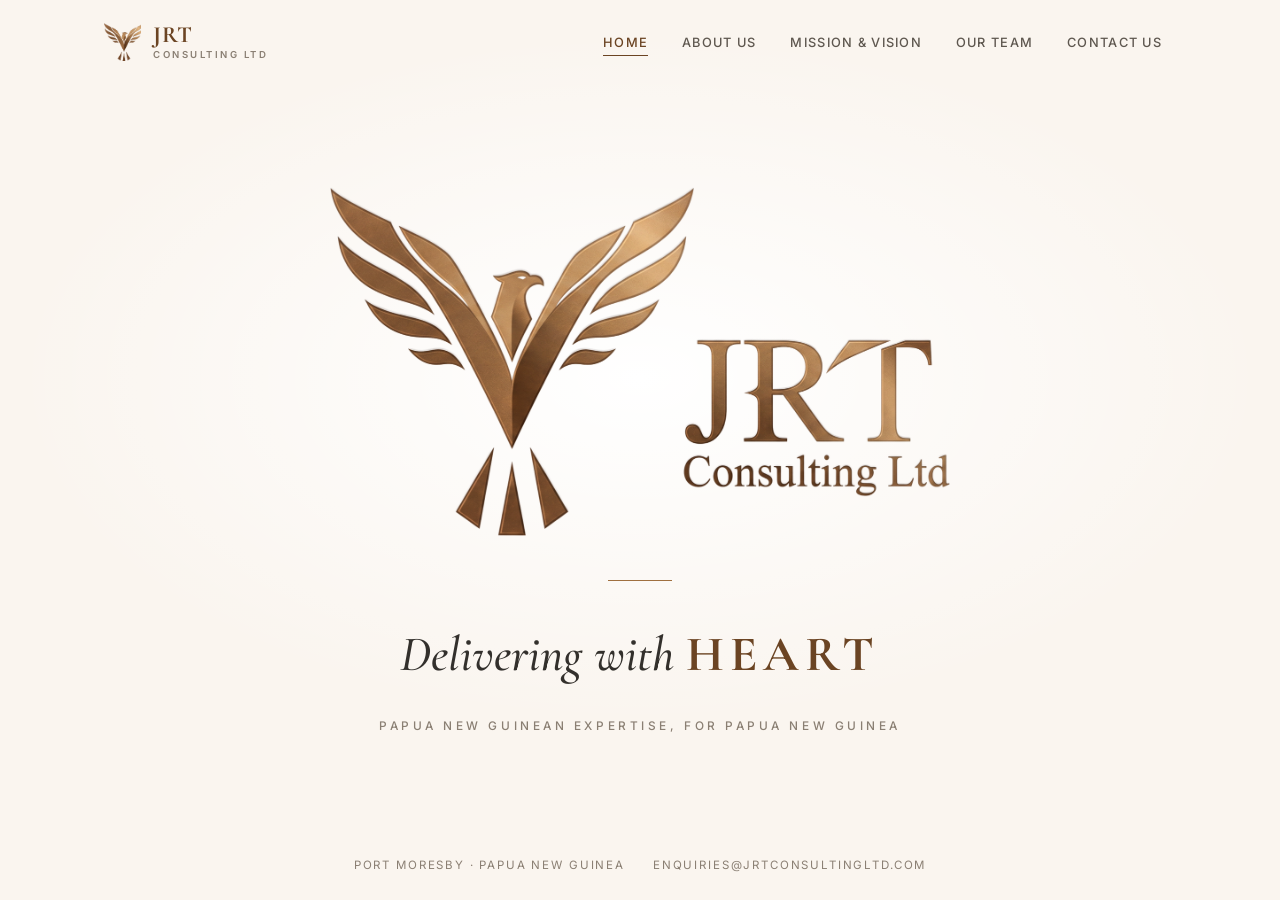
<file: index.html>
<!DOCTYPE html>
<html lang="en">
<head>
<meta charset="UTF-8">
<meta name="viewport" content="width=device-width, initial-scale=1.0">
<title>JRT Consulting Limited | Delivering with HEART</title>
<meta name="description" content="JRT Consulting Limited — Papua New Guinean expertise, for Papua New Guinea. Consulting across policy, evaluation, geospatial and programme delivery.">
<link rel="canonical" href="https://joshuaturia.github.io/jrt_consulting_website/">
<meta property="og:type" content="website">
<meta property="og:site_name" content="JRT Consulting Limited">
<meta property="og:locale" content="en_PG">
<meta property="og:url" content="https://joshuaturia.github.io/jrt_consulting_website/">
<meta property="og:title" content="JRT Consulting Limited | Delivering with HEART">
<meta property="og:description" content="JRT Consulting Limited — Papua New Guinean expertise, for Papua New Guinea. Consulting across policy, evaluation, geospatial and programme delivery.">
<meta property="og:image" content="https://joshuaturia.github.io/jrt_consulting_website/assets/og-image.png">
<meta name="twitter:card" content="summary_large_image">
<meta name="theme-color" content="#faf5ef">
<link rel="icon" type="image/png" href="assets/favicon.png">
<link rel="preconnect" href="https://fonts.googleapis.com">
<link rel="preconnect" href="https://fonts.gstatic.com" crossorigin>
<link href="https://fonts.googleapis.com/css2?family=Cormorant+Garamond:ital,wght@0,500;0,600;0,700;1,500&family=Inter:wght@400;500;600&display=swap" rel="stylesheet">
<link rel="stylesheet" href="https://cdnjs.cloudflare.com/ajax/libs/font-awesome/6.5.1/css/all.min.css">
<link rel="stylesheet" href="css/style.css">
</head>
<body data-page="home" class="page-home">

<header class="site-header">
  <div class="container">
    <a href="index.html" class="brand" aria-label="JRT Consulting — home">
      <img src="assets/jrt-mark.png" alt="" width="40" height="38">
      <div class="brand-text"><span class="name">JRT</span><span class="sub">Consulting Ltd</span></div>
    </a>
    <nav class="nav-links" aria-label="Main">
      <a href="index.html" data-nav="home">Home</a>
      <a href="about.html" data-nav="about">About Us</a>
      <a href="mission-vision.html" data-nav="mission">Mission &amp; Vision</a>
      <a href="team.html" data-nav="team">Our Team</a>
      <a href="contact.html" data-nav="contact">Contact Us</a>
    </nav>
    <button class="nav-toggle" aria-label="Open menu" aria-expanded="false"><span></span><span></span><span></span></button>
  </div>
</header>
<div class="nav-overlay"></div>
<aside class="mobile-nav" aria-label="Mobile">
  <button class="mobile-nav-close" aria-label="Close menu">&times;</button>
  <a href="index.html" data-nav="home">Home</a>
  <a href="about.html" data-nav="about">About Us</a>
  <a href="mission-vision.html" data-nav="mission">Mission &amp; Vision</a>
  <a href="team.html" data-nav="team">Our Team</a>
  <a href="contact.html" data-nav="contact">Contact Us</a>
</aside>

<main class="landing">
  <h1 style="position:absolute;width:1px;height:1px;overflow:hidden;clip:rect(0 0 0 0);">JRT Consulting Limited</h1>
  <img class="landing-logo" src="assets/jrt-logo.png" alt="JRT Consulting Ltd logo" width="1400" height="787">
  <div class="landing-rule"></div>
  <p class="landing-motto">Delivering with <b>HEART</b></p>
  <p class="landing-tag">Papua New Guinean expertise, for Papua New Guinea</p>
  <div class="landing-foot">
    <span>Port Moresby &middot; Papua New Guinea</span>
    <a href="mailto:enquiries@jrtconsultingltd.com">enquiries@jrtconsultingltd.com</a>
  </div>
</main>

<footer class="site-footer">
  <div class="container">
    <div class="footer-grid">
      <div class="footer-brand">
        <div class="brand"><img src="assets/jrt-mark.png" alt="" width="48" height="46"><div class="brand-text"><span class="name" style="color:var(--copper-light)">JRT</span><span class="sub">Consulting Ltd</span></div></div>
        <div class="motto">Delivering with HEART</div>
        <p>A wholly owned Papua New Guinean consulting firm bringing local expertise to development, policy and natural resource projects.</p>
      </div>
      <div class="footer-col">
        <h4>Explore</h4>
        <ul>
          <li><a href="about.html">About Us</a></li>
          <li><a href="mission-vision.html">Mission &amp; Vision</a></li>
          <li><a href="team.html">Our Team</a></li>
          <li><a href="contact.html">Contact Us</a></li>
        </ul>
      </div>
      <div class="footer-col">
        <h4>Get in Touch</h4>
        <ul class="footer-contact">
          <li><i class="fa-solid fa-location-dot"></i><span>Malolo Estate, 8 Mile, NCD, Papua New Guinea</span></li>
          <li><i class="fa-solid fa-envelope-open-text"></i><span>PO Box 237, Waigani, NCD 131</span></li>
          <li><i class="fa-solid fa-phone"></i><a href="tel:+67572100973">+675 7210 0973</a></li>
          <li><i class="fa-solid fa-envelope"></i><a href="mailto:enquiries@jrtconsultingltd.com">enquiries@jrtconsultingltd.com</a></li>
        </ul>
      </div>
    </div>
    <div class="footer-bottom">
      <span>&copy; <span class="js-year">2026</span> JRT Consulting Limited. All rights reserved.</span>
      <span>IPA 1-134034 &middot; Port Moresby, Papua New Guinea</span>
    </div>
  </div>
</footer>

<script src="js/script.js"></script>
</body>
</html>
</file>
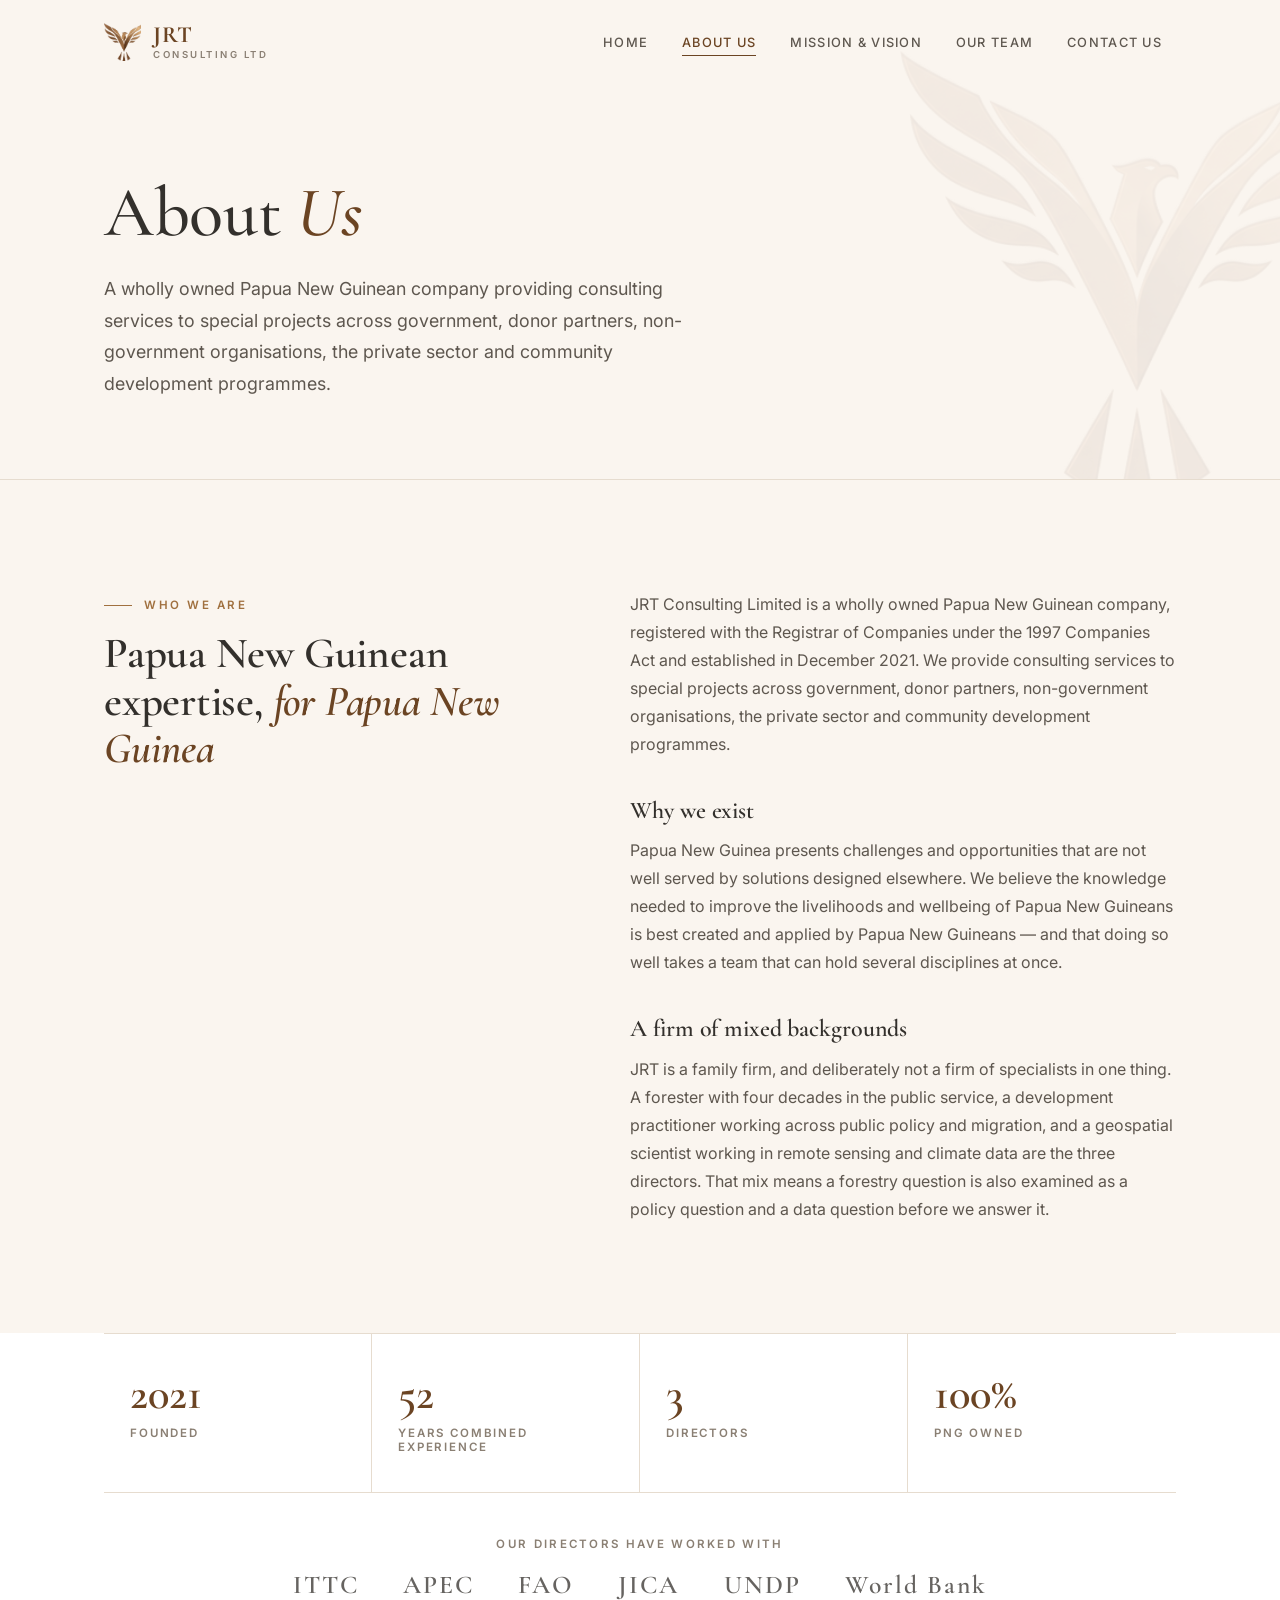
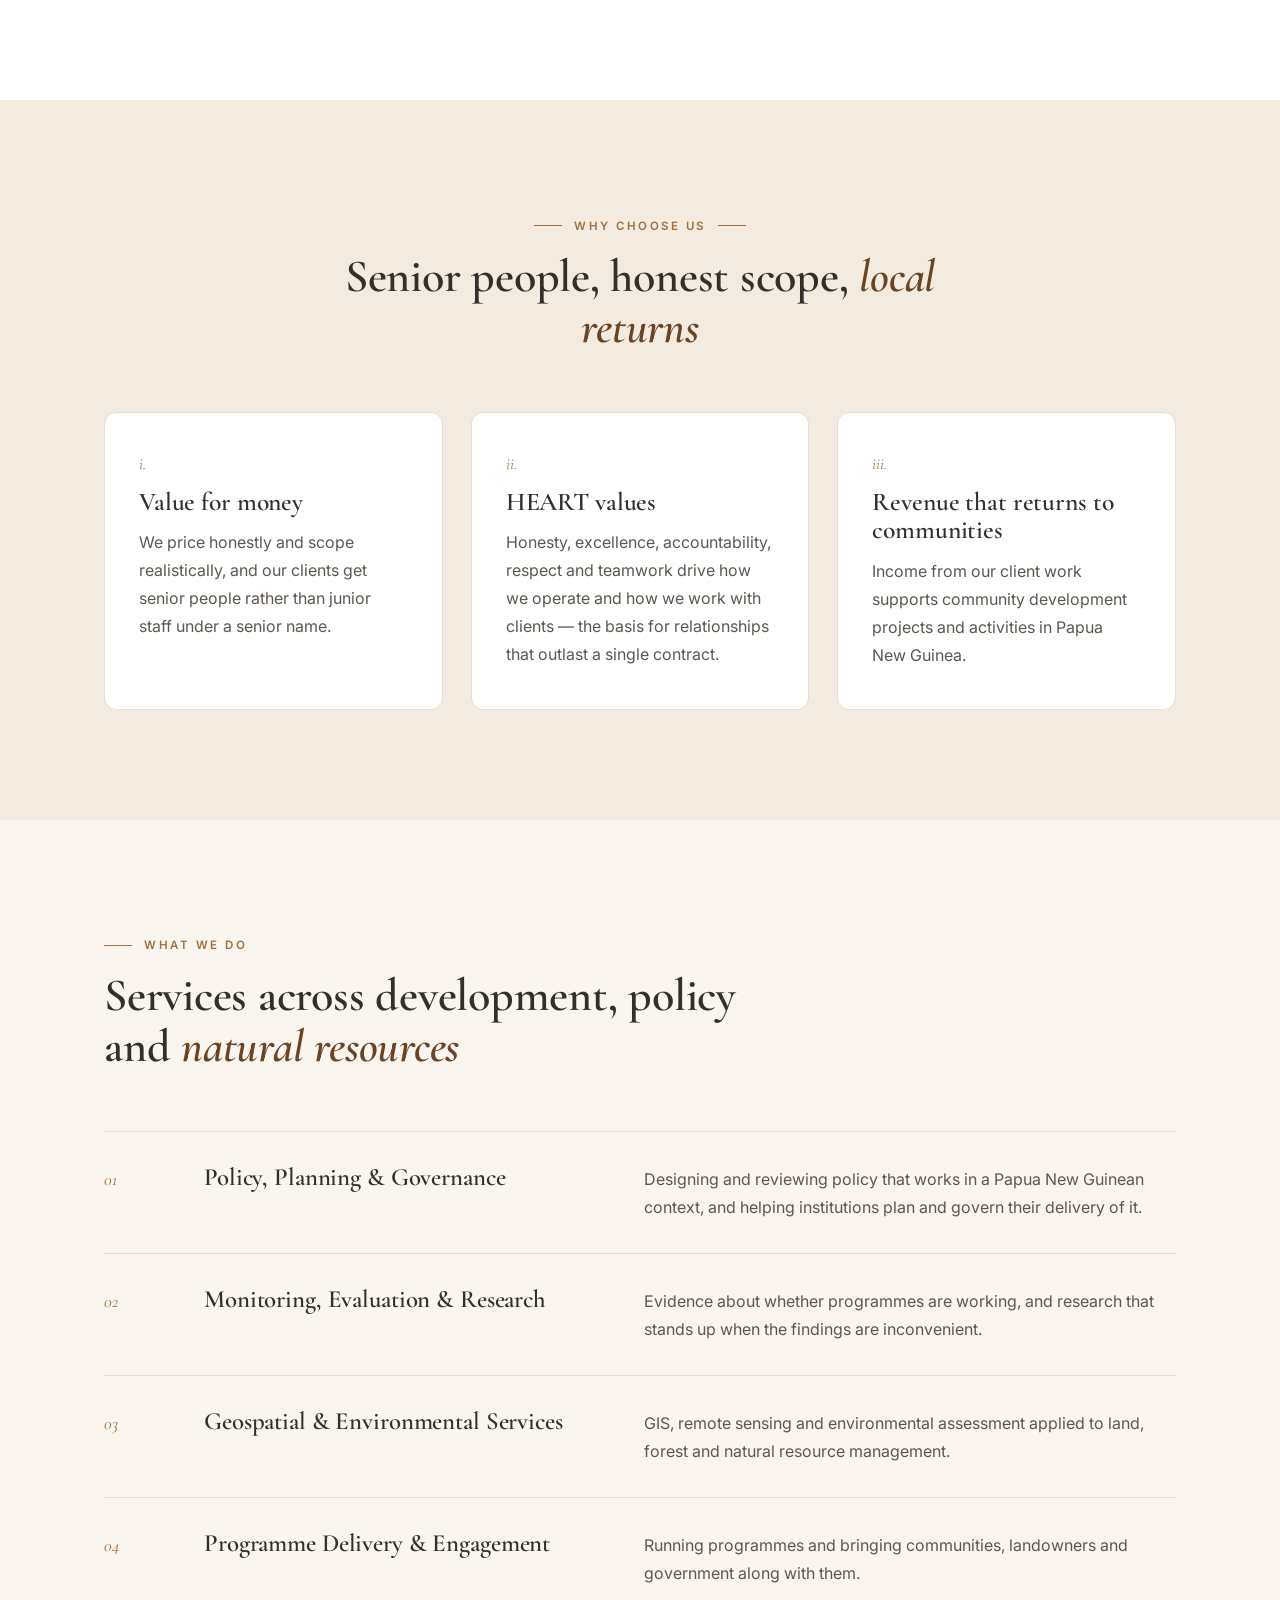
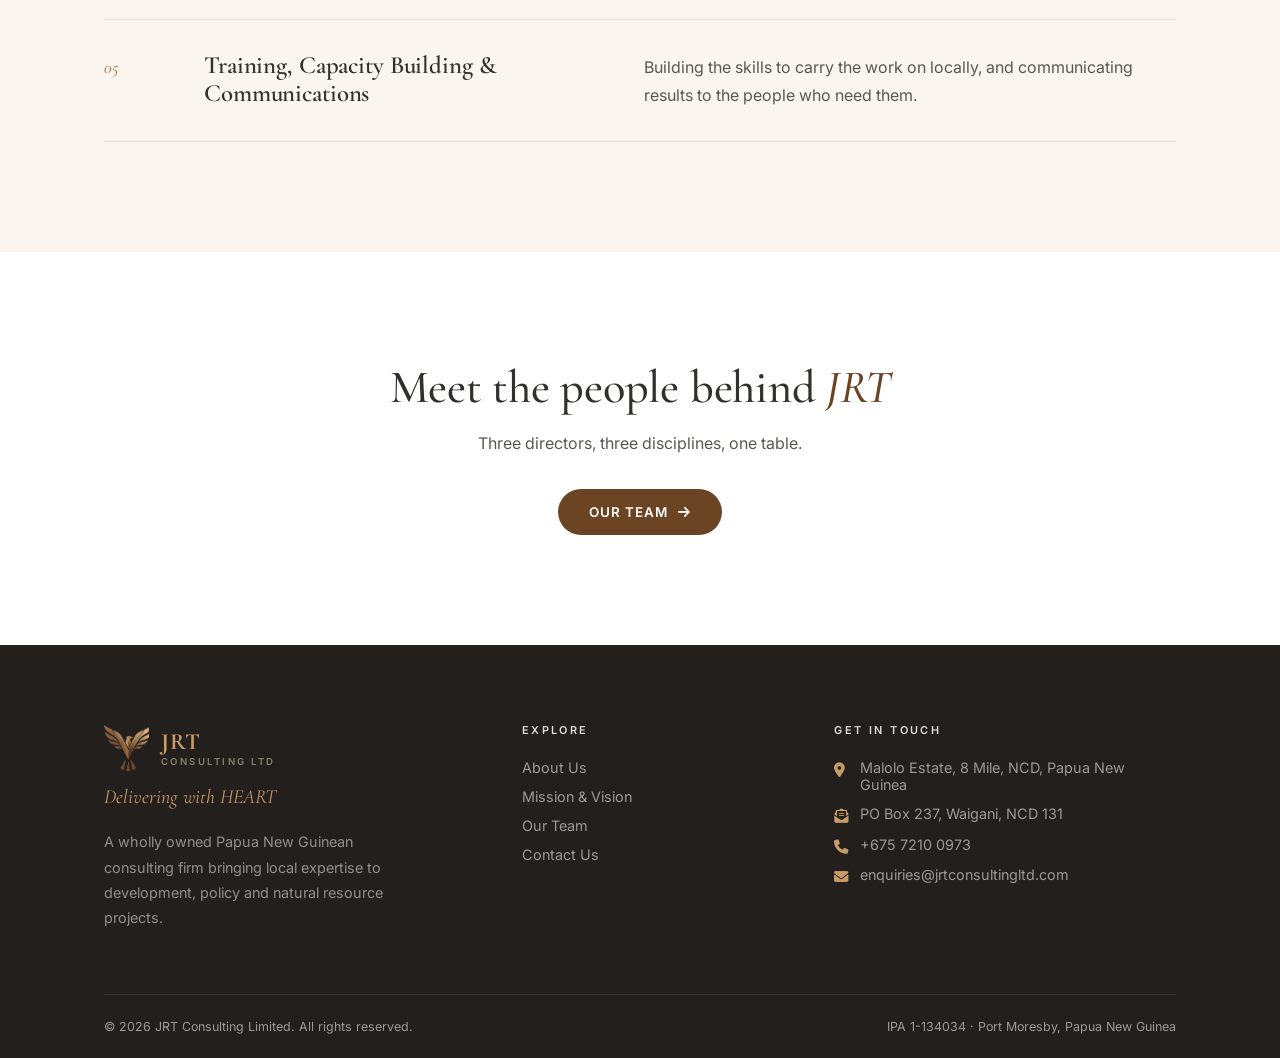
<file: about.html>
<!DOCTYPE html>
<html lang="en">
<head>
<meta charset="UTF-8">
<meta name="viewport" content="width=device-width, initial-scale=1.0">
<title>About Us | JRT Consulting Limited</title>
<meta name="description" content="JRT Consulting Limited is a wholly owned Papua New Guinean family firm providing consulting services to government, donor partners, NGOs, the private sector and communities.">
<link rel="canonical" href="https://joshuaturia.github.io/jrt_consulting_website/about.html">
<meta property="og:type" content="website">
<meta property="og:site_name" content="JRT Consulting Limited">
<meta property="og:locale" content="en_PG">
<meta property="og:url" content="https://joshuaturia.github.io/jrt_consulting_website/about.html">
<meta property="og:title" content="About Us | JRT Consulting Limited">
<meta property="og:description" content="JRT Consulting Limited is a wholly owned Papua New Guinean family firm providing consulting services to government, donor partners, NGOs, the private sector and communities.">
<meta property="og:image" content="https://joshuaturia.github.io/jrt_consulting_website/assets/og-image.png">
<meta name="twitter:card" content="summary_large_image">
<meta name="theme-color" content="#faf5ef">
<link rel="icon" type="image/png" href="assets/favicon.png">
<link rel="preconnect" href="https://fonts.googleapis.com">
<link rel="preconnect" href="https://fonts.gstatic.com" crossorigin>
<link href="https://fonts.googleapis.com/css2?family=Cormorant+Garamond:ital,wght@0,500;0,600;0,700;1,500&family=Inter:wght@400;500;600&display=swap" rel="stylesheet">
<link rel="stylesheet" href="https://cdnjs.cloudflare.com/ajax/libs/font-awesome/6.5.1/css/all.min.css">
<link rel="stylesheet" href="css/style.css">
</head>
<body data-page="about" class="page-about">

<header class="site-header">
  <div class="container">
    <a href="index.html" class="brand" aria-label="JRT Consulting — home">
      <img src="assets/jrt-mark.png" alt="" width="40" height="38">
      <div class="brand-text"><span class="name">JRT</span><span class="sub">Consulting Ltd</span></div>
    </a>
    <nav class="nav-links" aria-label="Main">
      <a href="index.html" data-nav="home">Home</a>
      <a href="about.html" data-nav="about">About Us</a>
      <a href="mission-vision.html" data-nav="mission">Mission &amp; Vision</a>
      <a href="team.html" data-nav="team">Our Team</a>
      <a href="contact.html" data-nav="contact">Contact Us</a>
    </nav>
    <button class="nav-toggle" aria-label="Open menu" aria-expanded="false"><span></span><span></span><span></span></button>
  </div>
</header>
<div class="nav-overlay"></div>
<aside class="mobile-nav" aria-label="Mobile">
  <button class="mobile-nav-close" aria-label="Close menu">&times;</button>
  <a href="index.html" data-nav="home">Home</a>
  <a href="about.html" data-nav="about">About Us</a>
  <a href="mission-vision.html" data-nav="mission">Mission &amp; Vision</a>
  <a href="team.html" data-nav="team">Our Team</a>
  <a href="contact.html" data-nav="contact">Contact Us</a>
</aside>

<main>
<section class="page-hero">
  <img class="watermark" src="assets/jrt-mark.png" alt="" aria-hidden="true">
  <div class="container">
    <h1 class="reveal">About <span class="accent">Us</span></h1>
    <p class="lead reveal d1">A wholly owned Papua New Guinean company providing consulting services to special projects across government, donor partners, non-government organisations, the private sector and community development programmes.</p>
  </div>
</section>

<section class="section-pad">
  <div class="container split">
    <div class="reveal">
      <div class="eyebrow">Who we are</div>
      <h2>Papua New Guinean expertise, <span class="accent">for Papua New Guinea</span></h2>
    </div>
    <div class="prose reveal d1">
      <p>JRT Consulting Limited is a wholly owned Papua New Guinean company, registered with the Registrar of Companies under the 1997 Companies Act and established in December 2021. We provide consulting services to special projects across government, donor partners, non-government organisations, the private sector and community development programmes.</p>
      <h3>Why we exist</h3>
      <p>Papua New Guinea presents challenges and opportunities that are not well served by solutions designed elsewhere. We believe the knowledge needed to improve the livelihoods and wellbeing of Papua New Guineans is best created and applied by Papua New Guineans &mdash; and that doing so well takes a team that can hold several disciplines at once.</p>
      <h3>A firm of mixed backgrounds</h3>
      <p>JRT is a family firm, and deliberately not a firm of specialists in one thing. A forester with four decades in the public service, a development practitioner working across public policy and migration, and a geospatial scientist working in remote sensing and climate data are the three directors. That mix means a forestry question is also examined as a policy question and a data question before we answer it.</p>
    </div>
  </div>
</section>

<section class="bg-white" style="padding:0 0 100px;">
  <div class="container">
    <div class="facts reveal">
      <div class="fact"><div class="num">2021</div><div class="label">Founded</div></div>
      <div class="fact"><div class="num">52</div><div class="label">Years combined experience</div></div>
      <div class="fact"><div class="num">3</div><div class="label">Directors</div></div>
      <div class="fact"><div class="num">100%</div><div class="label">PNG owned</div></div>
    </div>
    <div class="partners reveal">
      <div class="label">Our directors have worked with</div>
      <ul><li>ITTC</li><li>APEC</li><li>FAO</li><li>JICA</li><li>UNDP</li><li>World Bank</li></ul>
    </div>
  </div>
</section>

<section class="section-pad bg-sand">
  <div class="container">
    <div class="section-head center reveal">
      <div class="eyebrow center">Why choose us</div>
      <h2>Senior people, honest scope, <span class="accent">local returns</span></h2>
    </div>
    <div class="pillars">
      <div class="pillar reveal d1"><span class="idx">i.</span><h3>Value for money</h3><p>We price honestly and scope realistically, and our clients get senior people rather than junior staff under a senior name.</p></div>
      <div class="pillar reveal d2"><span class="idx">ii.</span><h3>HEART values</h3><p>Honesty, excellence, accountability, respect and teamwork drive how we operate and how we work with clients &mdash; the basis for relationships that outlast a single contract.</p></div>
      <div class="pillar reveal d3"><span class="idx">iii.</span><h3>Revenue that returns to communities</h3><p>Income from our client work supports community development projects and activities in Papua New Guinea.</p></div>
    </div>
  </div>
</section>

<section class="section-pad">
  <div class="container">
    <div class="section-head reveal">
      <div class="eyebrow">What we do</div>
      <h2>Services across development, policy and <span class="accent">natural resources</span></h2>
    </div>
    <div class="service-list">
      <div class="service-row reveal">
        <span class="idx">01</span>
        <h3>Policy, Planning &amp; Governance</h3>
        <p>Designing and reviewing policy that works in a Papua New Guinean context, and helping institutions plan and govern their delivery of it.</p>
      </div>
      <div class="service-row reveal">
        <span class="idx">02</span>
        <h3>Monitoring, Evaluation &amp; Research</h3>
        <p>Evidence about whether programmes are working, and research that stands up when the findings are inconvenient.</p>
      </div>
      <div class="service-row reveal">
        <span class="idx">03</span>
        <h3>Geospatial &amp; Environmental Services</h3>
        <p>GIS, remote sensing and environmental assessment applied to land, forest and natural resource management.</p>
      </div>
      <div class="service-row reveal">
        <span class="idx">04</span>
        <h3>Programme Delivery &amp; Engagement</h3>
        <p>Running programmes and bringing communities, landowners and government along with them.</p>
      </div>
      <div class="service-row reveal">
        <span class="idx">05</span>
        <h3>Training, Capacity Building &amp; Communications</h3>
        <p>Building the skills to carry the work on locally, and communicating results to the people who need them.</p>
      </div>
    </div>
  </div>
</section>

<section class="section-pad bg-white cta-strip">
  <div class="container reveal">
    <h2>Meet the people behind <span class="accent">JRT</span></h2>
    <p>Three directors, three disciplines, one table.</p>
    <a href="team.html" class="btn btn-primary">Our Team <i class="fa-solid fa-arrow-right"></i></a>
  </div>
</section>
</main>

<footer class="site-footer">
  <div class="container">
    <div class="footer-grid">
      <div class="footer-brand">
        <div class="brand"><img src="assets/jrt-mark.png" alt="" width="48" height="46"><div class="brand-text"><span class="name" style="color:var(--copper-light)">JRT</span><span class="sub">Consulting Ltd</span></div></div>
        <div class="motto">Delivering with HEART</div>
        <p>A wholly owned Papua New Guinean consulting firm bringing local expertise to development, policy and natural resource projects.</p>
      </div>
      <div class="footer-col">
        <h4>Explore</h4>
        <ul>
          <li><a href="about.html">About Us</a></li>
          <li><a href="mission-vision.html">Mission &amp; Vision</a></li>
          <li><a href="team.html">Our Team</a></li>
          <li><a href="contact.html">Contact Us</a></li>
        </ul>
      </div>
      <div class="footer-col">
        <h4>Get in Touch</h4>
        <ul class="footer-contact">
          <li><i class="fa-solid fa-location-dot"></i><span>Malolo Estate, 8 Mile, NCD, Papua New Guinea</span></li>
          <li><i class="fa-solid fa-envelope-open-text"></i><span>PO Box 237, Waigani, NCD 131</span></li>
          <li><i class="fa-solid fa-phone"></i><a href="tel:+67572100973">+675 7210 0973</a></li>
          <li><i class="fa-solid fa-envelope"></i><a href="mailto:enquiries@jrtconsultingltd.com">enquiries@jrtconsultingltd.com</a></li>
        </ul>
      </div>
    </div>
    <div class="footer-bottom">
      <span>&copy; <span class="js-year">2026</span> JRT Consulting Limited. All rights reserved.</span>
      <span>IPA 1-134034 &middot; Port Moresby, Papua New Guinea</span>
    </div>
  </div>
</footer>

<script src="js/script.js"></script>
</body>
</html>
</file>
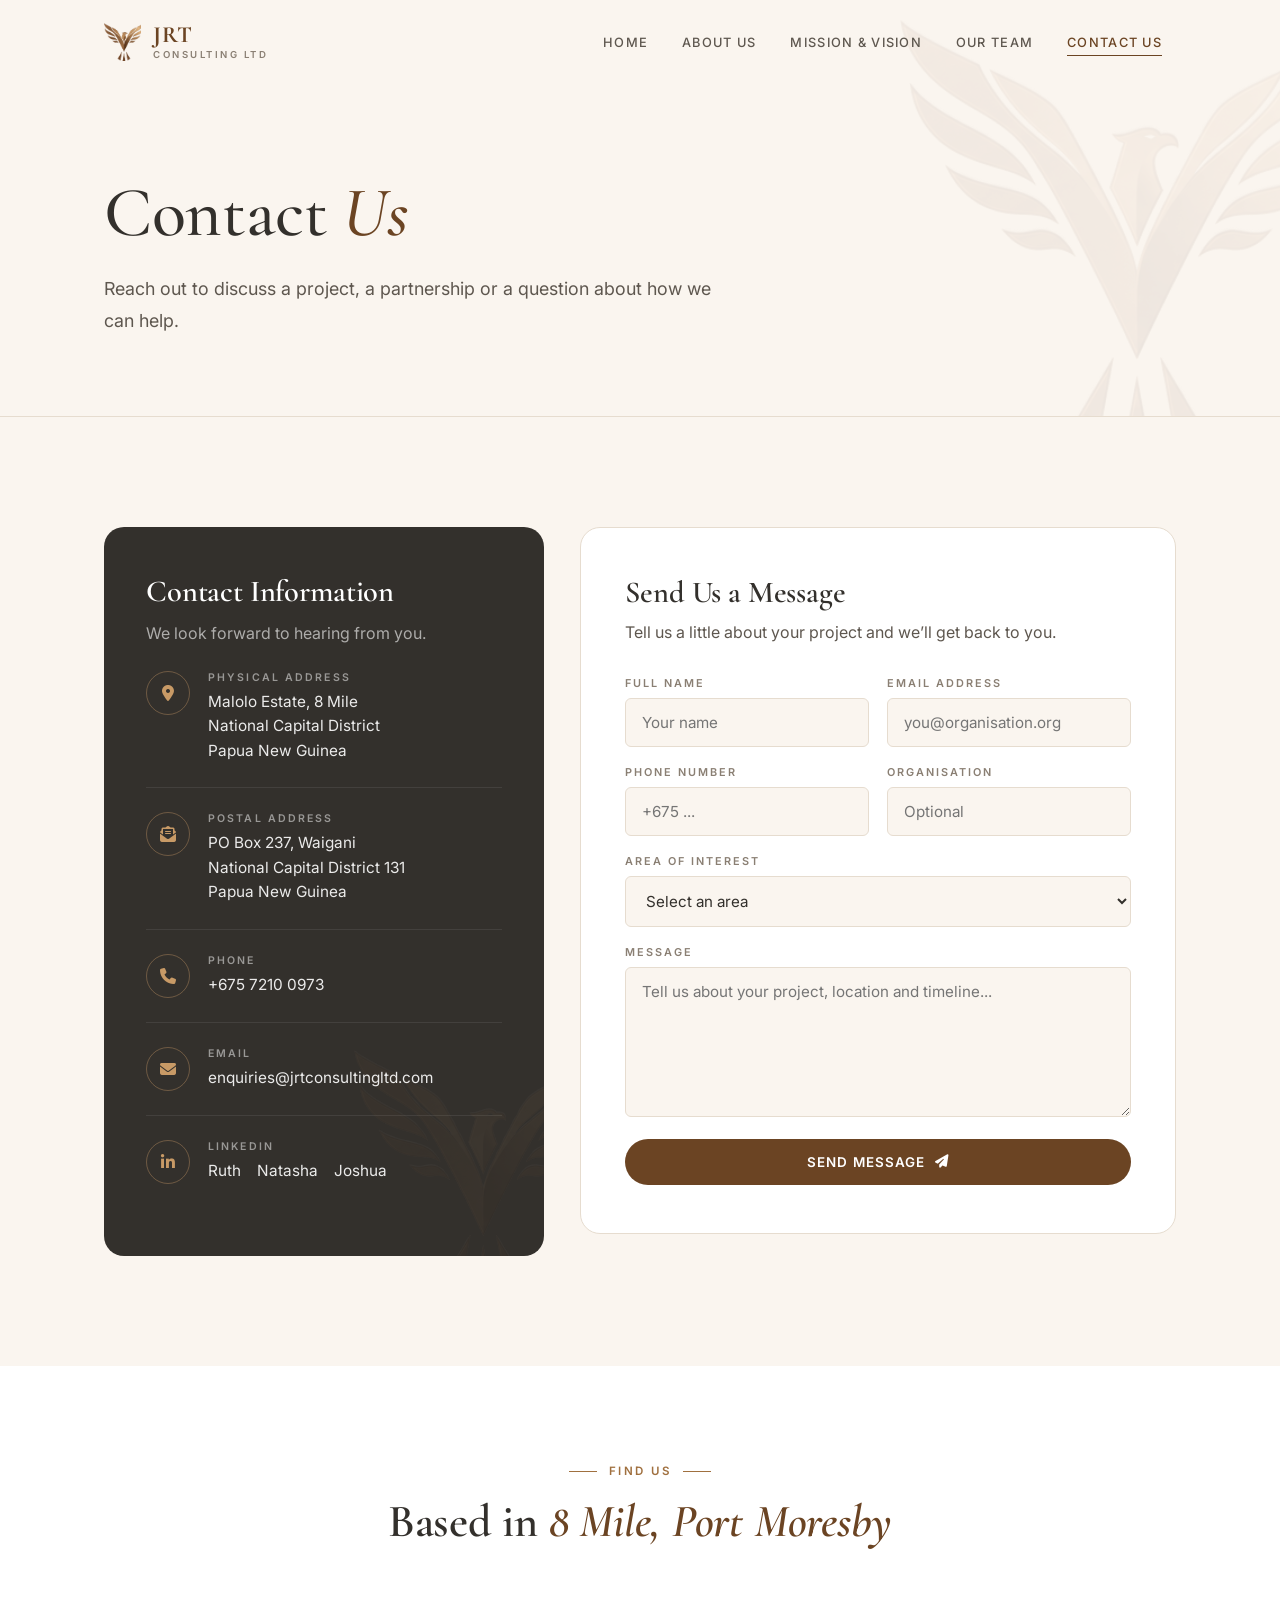
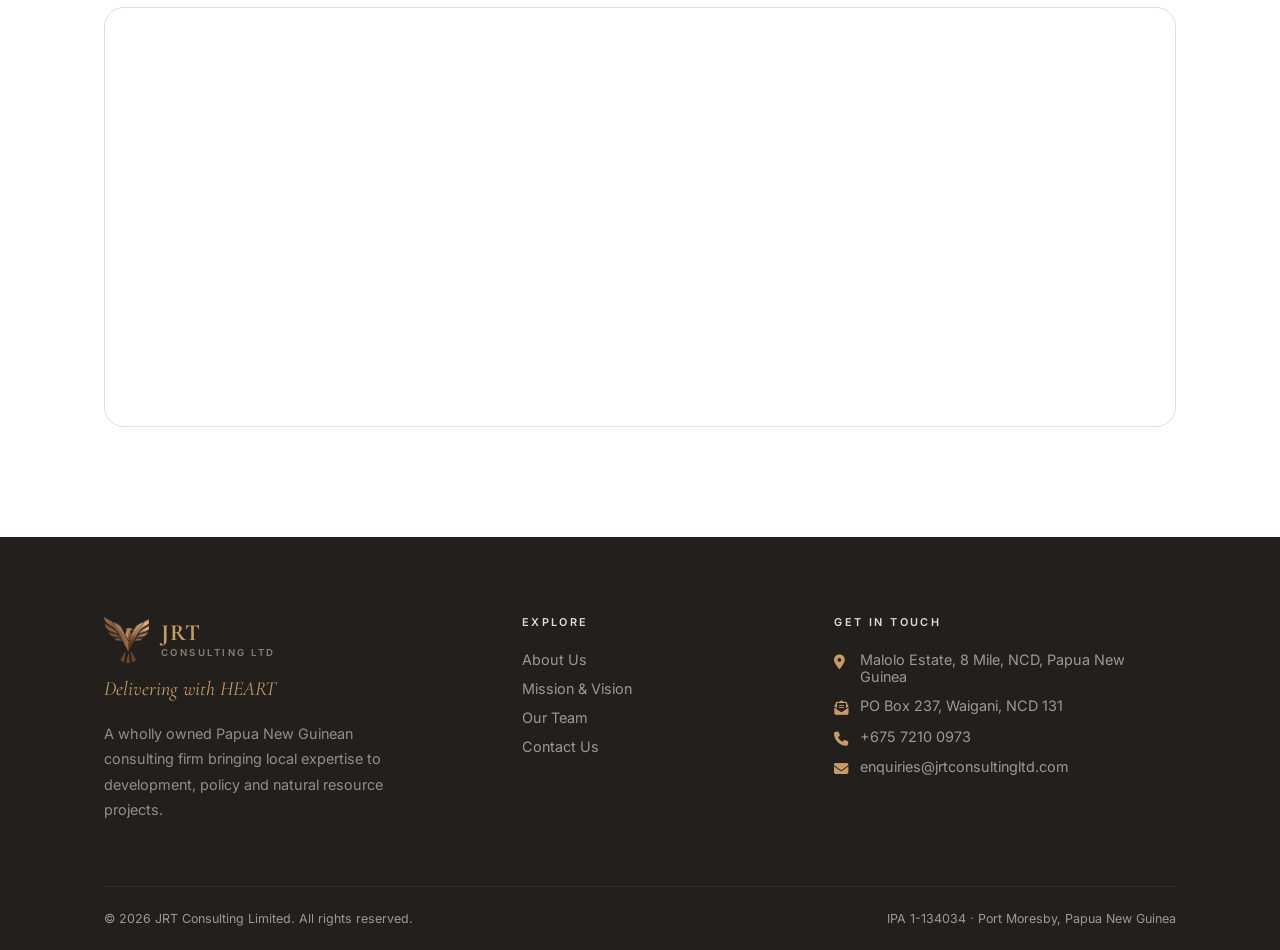
<file: contact.html>
<!DOCTYPE html>
<html lang="en">
<head>
<meta charset="UTF-8">
<meta name="viewport" content="width=device-width, initial-scale=1.0">
<title>Contact Us | JRT Consulting Limited</title>
<meta name="description" content="Get in touch with JRT Consulting Limited at Malolo Estate, 8 Mile, Port Moresby, Papua New Guinea. Call, email or send us a message about your project.">
<link rel="canonical" href="https://joshuaturia.github.io/jrt_consulting_website/contact.html">
<meta property="og:type" content="website">
<meta property="og:site_name" content="JRT Consulting Limited">
<meta property="og:locale" content="en_PG">
<meta property="og:url" content="https://joshuaturia.github.io/jrt_consulting_website/contact.html">
<meta property="og:title" content="Contact Us | JRT Consulting Limited">
<meta property="og:description" content="Get in touch with JRT Consulting Limited at Malolo Estate, 8 Mile, Port Moresby, Papua New Guinea. Call, email or send us a message about your project.">
<meta property="og:image" content="https://joshuaturia.github.io/jrt_consulting_website/assets/og-image.png">
<meta name="twitter:card" content="summary_large_image">
<meta name="theme-color" content="#faf5ef">
<link rel="icon" type="image/png" href="assets/favicon.png">
<link rel="preconnect" href="https://fonts.googleapis.com">
<link rel="preconnect" href="https://fonts.gstatic.com" crossorigin>
<link href="https://fonts.googleapis.com/css2?family=Cormorant+Garamond:ital,wght@0,500;0,600;0,700;1,500&family=Inter:wght@400;500;600&display=swap" rel="stylesheet">
<link rel="stylesheet" href="https://cdnjs.cloudflare.com/ajax/libs/font-awesome/6.5.1/css/all.min.css">
<link rel="stylesheet" href="css/style.css">
</head>
<body data-page="contact" class="page-contact">

<header class="site-header">
  <div class="container">
    <a href="index.html" class="brand" aria-label="JRT Consulting — home">
      <img src="assets/jrt-mark.png" alt="" width="40" height="38">
      <div class="brand-text"><span class="name">JRT</span><span class="sub">Consulting Ltd</span></div>
    </a>
    <nav class="nav-links" aria-label="Main">
      <a href="index.html" data-nav="home">Home</a>
      <a href="about.html" data-nav="about">About Us</a>
      <a href="mission-vision.html" data-nav="mission">Mission &amp; Vision</a>
      <a href="team.html" data-nav="team">Our Team</a>
      <a href="contact.html" data-nav="contact">Contact Us</a>
    </nav>
    <button class="nav-toggle" aria-label="Open menu" aria-expanded="false"><span></span><span></span><span></span></button>
  </div>
</header>
<div class="nav-overlay"></div>
<aside class="mobile-nav" aria-label="Mobile">
  <button class="mobile-nav-close" aria-label="Close menu">&times;</button>
  <a href="index.html" data-nav="home">Home</a>
  <a href="about.html" data-nav="about">About Us</a>
  <a href="mission-vision.html" data-nav="mission">Mission &amp; Vision</a>
  <a href="team.html" data-nav="team">Our Team</a>
  <a href="contact.html" data-nav="contact">Contact Us</a>
</aside>

<main>
<section class="page-hero">
  <img class="watermark" src="assets/jrt-mark.png" alt="" aria-hidden="true">
  <div class="container">
    <h1 class="reveal">Contact <span class="accent">Us</span></h1>
    <p class="lead reveal d1">Reach out to discuss a project, a partnership or a question about how we can help.</p>
  </div>
</section>

<section class="section-pad">
  <div class="container contact-grid">
    <div class="contact-info reveal">
      <img class="watermark" src="assets/jrt-mark.png" alt="" aria-hidden="true">
      <h3>Contact Information</h3>
      <p>We look forward to hearing from you.</p>
      <div class="contact-item">
        <div class="ic"><i class="fa-solid fa-location-dot"></i></div>
        <div><b>Physical Address</b><span>Malolo Estate, 8 Mile<br>National Capital District<br>Papua New Guinea</span></div>
      </div>
      <div class="contact-item">
        <div class="ic"><i class="fa-solid fa-envelope-open-text"></i></div>
        <div><b>Postal Address</b><span>PO Box 237, Waigani<br>National Capital District 131<br>Papua New Guinea</span></div>
      </div>
      <div class="contact-item">
        <div class="ic"><i class="fa-solid fa-phone"></i></div>
        <div><b>Phone</b><a href="tel:+67572100973">+675 7210 0973</a></div>
      </div>
      <div class="contact-item">
        <div class="ic"><i class="fa-solid fa-envelope"></i></div>
        <div><b>Email</b><a href="mailto:enquiries@jrtconsultingltd.com">enquiries@jrtconsultingltd.com</a></div>
      </div>
      <div class="contact-item">
        <div class="ic"><i class="fa-brands fa-linkedin-in"></i></div>
        <div><b>LinkedIn</b><div class="links">
          <a href="https://www.linkedin.com/in/ruth-turia-7637bb6a" target="_blank" rel="noopener">Ruth</a>
          <a href="https://www.linkedin.com/in/natasha-turia-61ab581a" target="_blank" rel="noopener">Natasha</a>
          <a href="https://www.linkedin.com/in/joshua-turia" target="_blank" rel="noopener">Joshua</a>
        </div></div>
      </div>
    </div>

    <div class="contact-form reveal d1">
      <h3>Send Us a Message</h3>
      <p>Tell us a little about your project and we&rsquo;ll get back to you.</p>
      <!-- To receive messages directly, create a form at formspree.io and replace YOUR_FORM_ID below.
           Until then, submitting opens the visitor's email app addressed to enquiries@jrtconsultingltd.com. -->
      <form id="contact-form" action="https://formspree.io/f/YOUR_FORM_ID" method="POST">
        <div class="form-row">
          <div class="field"><label for="name">Full Name</label><input type="text" id="name" name="name" placeholder="Your name" required></div>
          <div class="field"><label for="email">Email Address</label><input type="email" id="email" name="email" placeholder="you@organisation.org" required></div>
        </div>
        <div class="form-row">
          <div class="field"><label for="phone">Phone Number</label><input type="tel" id="phone" name="phone" placeholder="+675 ..."></div>
          <div class="field"><label for="organisation">Organisation</label><input type="text" id="organisation" name="organisation" placeholder="Optional"></div>
        </div>
        <div class="field">
          <label for="service">Area of Interest</label>
          <select id="service" name="service">
            <option value="">Select an area</option>
              <option>Policy, Planning &amp; Governance</option>
              <option>Monitoring, Evaluation &amp; Research</option>
              <option>Geospatial &amp; Environmental Services</option>
              <option>Programme Delivery &amp; Engagement</option>
              <option>Training, Capacity Building &amp; Communications</option>
            <option>Other / Not sure</option>
          </select>
        </div>
        <div class="field"><label for="message">Message</label><textarea id="message" name="message" placeholder="Tell us about your project, location and timeline..." required></textarea></div>
        <button type="submit" class="btn btn-primary btn-block">Send Message <i class="fa-solid fa-paper-plane"></i></button>
        <div id="form-status" class="form-status" role="status"></div>
      </form>
    </div>
  </div>
</section>

<section class="section-pad bg-white" style="padding-top:90px;">
  <div class="container">
    <div class="section-head center reveal">
      <div class="eyebrow center">Find Us</div>
      <h2>Based in <span class="accent">8 Mile, Port Moresby</span></h2>
    </div>
    <div class="map-wrap reveal">
      <iframe src="https://www.google.com/maps?q=Malolo%20Estate,%208%20Mile,%20Port%20Moresby,%20Papua%20New%20Guinea&output=embed" loading="lazy" referrerpolicy="no-referrer-when-downgrade" title="Map of Malolo Estate, 8 Mile, Port Moresby"></iframe>
    </div>
  </div>
</section>
</main>

<footer class="site-footer">
  <div class="container">
    <div class="footer-grid">
      <div class="footer-brand">
        <div class="brand"><img src="assets/jrt-mark.png" alt="" width="48" height="46"><div class="brand-text"><span class="name" style="color:var(--copper-light)">JRT</span><span class="sub">Consulting Ltd</span></div></div>
        <div class="motto">Delivering with HEART</div>
        <p>A wholly owned Papua New Guinean consulting firm bringing local expertise to development, policy and natural resource projects.</p>
      </div>
      <div class="footer-col">
        <h4>Explore</h4>
        <ul>
          <li><a href="about.html">About Us</a></li>
          <li><a href="mission-vision.html">Mission &amp; Vision</a></li>
          <li><a href="team.html">Our Team</a></li>
          <li><a href="contact.html">Contact Us</a></li>
        </ul>
      </div>
      <div class="footer-col">
        <h4>Get in Touch</h4>
        <ul class="footer-contact">
          <li><i class="fa-solid fa-location-dot"></i><span>Malolo Estate, 8 Mile, NCD, Papua New Guinea</span></li>
          <li><i class="fa-solid fa-envelope-open-text"></i><span>PO Box 237, Waigani, NCD 131</span></li>
          <li><i class="fa-solid fa-phone"></i><a href="tel:+67572100973">+675 7210 0973</a></li>
          <li><i class="fa-solid fa-envelope"></i><a href="mailto:enquiries@jrtconsultingltd.com">enquiries@jrtconsultingltd.com</a></li>
        </ul>
      </div>
    </div>
    <div class="footer-bottom">
      <span>&copy; <span class="js-year">2026</span> JRT Consulting Limited. All rights reserved.</span>
      <span>IPA 1-134034 &middot; Port Moresby, Papua New Guinea</span>
    </div>
  </div>
</footer>

<script src="js/script.js"></script>
</body>
</html>
</file>
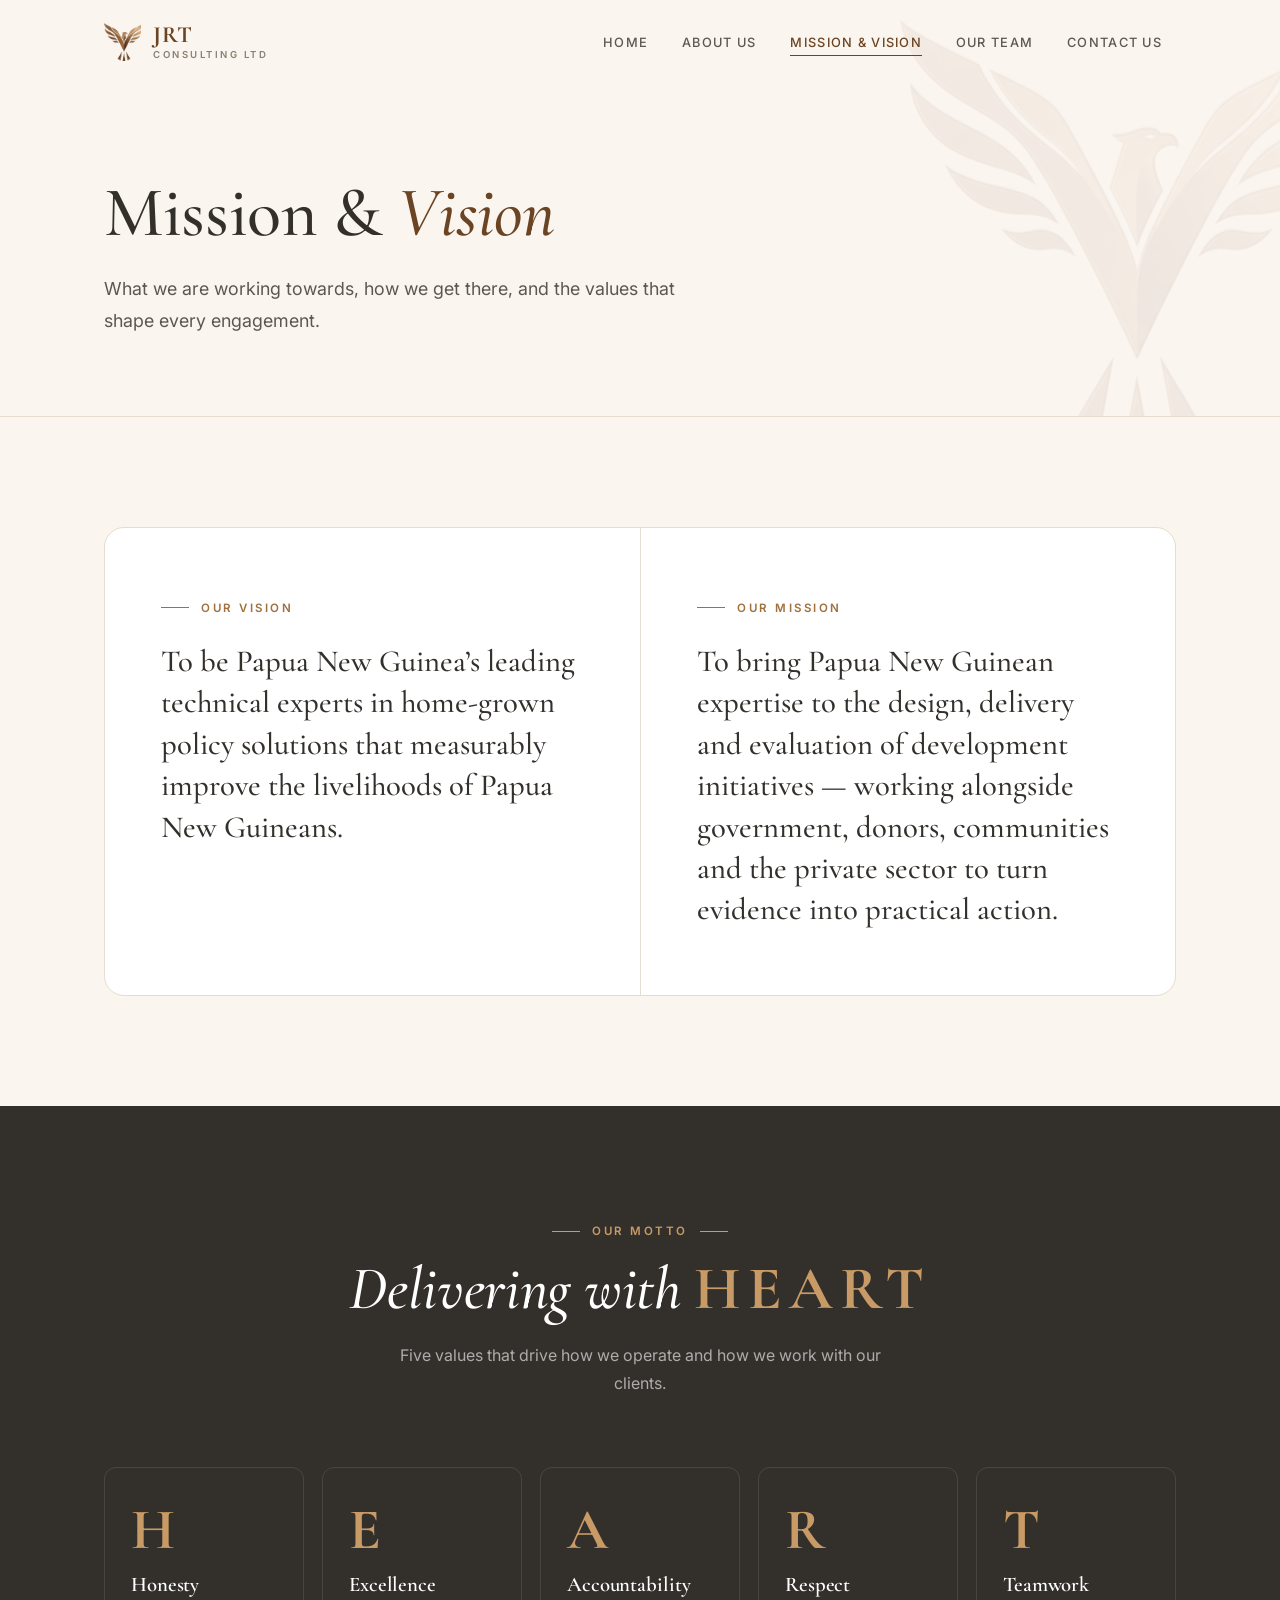
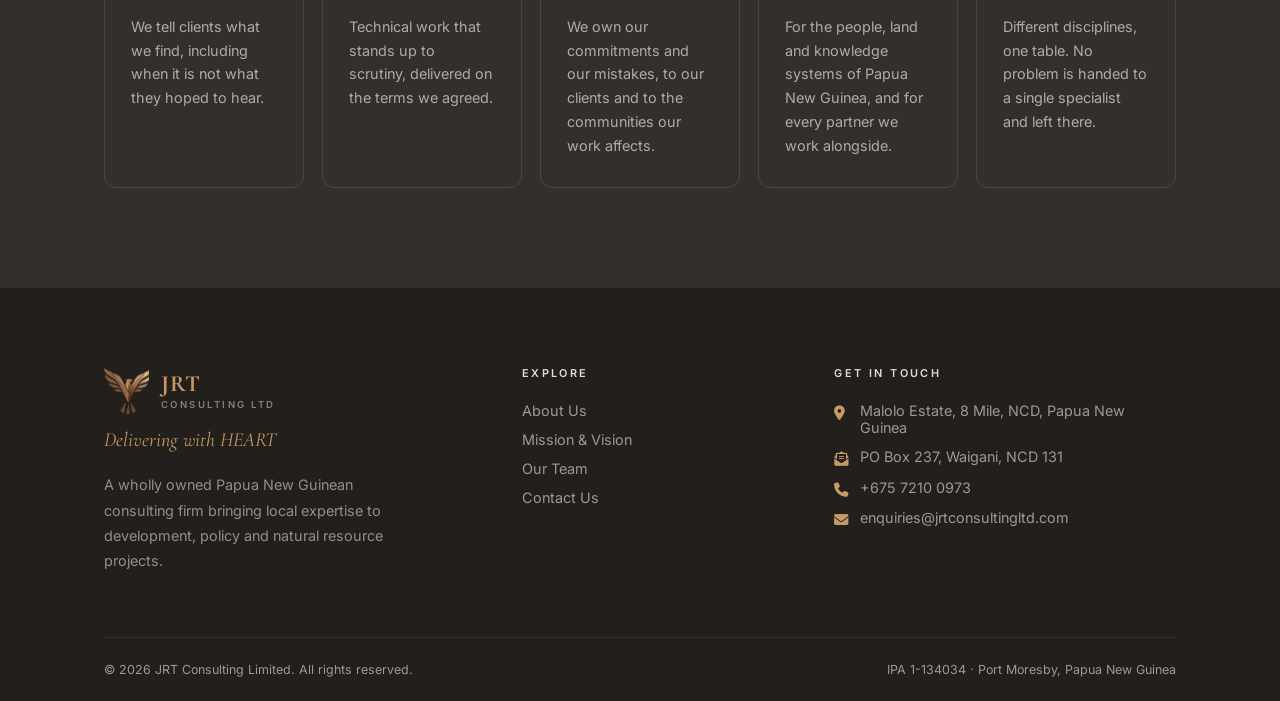
<file: mission-vision.html>
<!DOCTYPE html>
<html lang="en">
<head>
<meta charset="UTF-8">
<meta name="viewport" content="width=device-width, initial-scale=1.0">
<title>Mission &amp; Vision | JRT Consulting Limited</title>
<meta name="description" content="The vision, mission and HEART values of JRT Consulting Limited — Honesty, Excellence, Accountability, Respect and Teamwork.">
<link rel="canonical" href="https://joshuaturia.github.io/jrt_consulting_website/mission-vision.html">
<meta property="og:type" content="website">
<meta property="og:site_name" content="JRT Consulting Limited">
<meta property="og:locale" content="en_PG">
<meta property="og:url" content="https://joshuaturia.github.io/jrt_consulting_website/mission-vision.html">
<meta property="og:title" content="Mission &amp; Vision | JRT Consulting Limited">
<meta property="og:description" content="The vision, mission and HEART values of JRT Consulting Limited — Honesty, Excellence, Accountability, Respect and Teamwork.">
<meta property="og:image" content="https://joshuaturia.github.io/jrt_consulting_website/assets/og-image.png">
<meta name="twitter:card" content="summary_large_image">
<meta name="theme-color" content="#faf5ef">
<link rel="icon" type="image/png" href="assets/favicon.png">
<link rel="preconnect" href="https://fonts.googleapis.com">
<link rel="preconnect" href="https://fonts.gstatic.com" crossorigin>
<link href="https://fonts.googleapis.com/css2?family=Cormorant+Garamond:ital,wght@0,500;0,600;0,700;1,500&family=Inter:wght@400;500;600&display=swap" rel="stylesheet">
<link rel="stylesheet" href="https://cdnjs.cloudflare.com/ajax/libs/font-awesome/6.5.1/css/all.min.css">
<link rel="stylesheet" href="css/style.css">
</head>
<body data-page="mission" class="page-mission">

<header class="site-header">
  <div class="container">
    <a href="index.html" class="brand" aria-label="JRT Consulting — home">
      <img src="assets/jrt-mark.png" alt="" width="40" height="38">
      <div class="brand-text"><span class="name">JRT</span><span class="sub">Consulting Ltd</span></div>
    </a>
    <nav class="nav-links" aria-label="Main">
      <a href="index.html" data-nav="home">Home</a>
      <a href="about.html" data-nav="about">About Us</a>
      <a href="mission-vision.html" data-nav="mission">Mission &amp; Vision</a>
      <a href="team.html" data-nav="team">Our Team</a>
      <a href="contact.html" data-nav="contact">Contact Us</a>
    </nav>
    <button class="nav-toggle" aria-label="Open menu" aria-expanded="false"><span></span><span></span><span></span></button>
  </div>
</header>
<div class="nav-overlay"></div>
<aside class="mobile-nav" aria-label="Mobile">
  <button class="mobile-nav-close" aria-label="Close menu">&times;</button>
  <a href="index.html" data-nav="home">Home</a>
  <a href="about.html" data-nav="about">About Us</a>
  <a href="mission-vision.html" data-nav="mission">Mission &amp; Vision</a>
  <a href="team.html" data-nav="team">Our Team</a>
  <a href="contact.html" data-nav="contact">Contact Us</a>
</aside>

<main>
<section class="page-hero">
  <img class="watermark" src="assets/jrt-mark.png" alt="" aria-hidden="true">
  <div class="container">
    <h1 class="reveal">Mission &amp; <span class="accent">Vision</span></h1>
    <p class="lead reveal d1">What we are working towards, how we get there, and the values that shape every engagement.</p>
  </div>
</section>

<section class="section-pad">
  <div class="container">
    <div class="mv-grid reveal">
      <div class="mv-card">
        <div class="eyebrow">Our Vision</div>
        <blockquote>To be Papua New Guinea&rsquo;s leading technical experts in home-grown policy solutions that measurably improve the livelihoods of Papua New Guineans.</blockquote>
      </div>
      <div class="mv-card">
        <div class="eyebrow">Our Mission</div>
        <blockquote>To bring Papua New Guinean expertise to the design, delivery and evaluation of development initiatives &mdash; working alongside government, donors, communities and the private sector to turn evidence into practical action.</blockquote>
      </div>
    </div>
  </div>
</section>

<section class="motto-band">
  <div class="container">
    <div class="eyebrow center reveal">Our Motto</div>
    <h2 class="reveal d1">Delivering with <b>HEART</b></h2>
    <p class="reveal d2">Five values that drive how we operate and how we work with our clients.</p>
    <div class="heart">
      <div class="heart-item reveal d0">
        <div class="letter">H</div>
        <h3>Honesty</h3>
        <p>We tell clients what we find, including when it is not what they hoped to hear.</p>
      </div>
      <div class="heart-item reveal d1">
        <div class="letter">E</div>
        <h3>Excellence</h3>
        <p>Technical work that stands up to scrutiny, delivered on the terms we agreed.</p>
      </div>
      <div class="heart-item reveal d2">
        <div class="letter">A</div>
        <h3>Accountability</h3>
        <p>We own our commitments and our mistakes, to our clients and to the communities our work affects.</p>
      </div>
      <div class="heart-item reveal d3">
        <div class="letter">R</div>
        <h3>Respect</h3>
        <p>For the people, land and knowledge systems of Papua New Guinea, and for every partner we work alongside.</p>
      </div>
      <div class="heart-item reveal d4">
        <div class="letter">T</div>
        <h3>Teamwork</h3>
        <p>Different disciplines, one table. No problem is handed to a single specialist and left there.</p>
      </div>
    </div>
  </div>
</section>
</main>

<footer class="site-footer">
  <div class="container">
    <div class="footer-grid">
      <div class="footer-brand">
        <div class="brand"><img src="assets/jrt-mark.png" alt="" width="48" height="46"><div class="brand-text"><span class="name" style="color:var(--copper-light)">JRT</span><span class="sub">Consulting Ltd</span></div></div>
        <div class="motto">Delivering with HEART</div>
        <p>A wholly owned Papua New Guinean consulting firm bringing local expertise to development, policy and natural resource projects.</p>
      </div>
      <div class="footer-col">
        <h4>Explore</h4>
        <ul>
          <li><a href="about.html">About Us</a></li>
          <li><a href="mission-vision.html">Mission &amp; Vision</a></li>
          <li><a href="team.html">Our Team</a></li>
          <li><a href="contact.html">Contact Us</a></li>
        </ul>
      </div>
      <div class="footer-col">
        <h4>Get in Touch</h4>
        <ul class="footer-contact">
          <li><i class="fa-solid fa-location-dot"></i><span>Malolo Estate, 8 Mile, NCD, Papua New Guinea</span></li>
          <li><i class="fa-solid fa-envelope-open-text"></i><span>PO Box 237, Waigani, NCD 131</span></li>
          <li><i class="fa-solid fa-phone"></i><a href="tel:+67572100973">+675 7210 0973</a></li>
          <li><i class="fa-solid fa-envelope"></i><a href="mailto:enquiries@jrtconsultingltd.com">enquiries@jrtconsultingltd.com</a></li>
        </ul>
      </div>
    </div>
    <div class="footer-bottom">
      <span>&copy; <span class="js-year">2026</span> JRT Consulting Limited. All rights reserved.</span>
      <span>IPA 1-134034 &middot; Port Moresby, Papua New Guinea</span>
    </div>
  </div>
</footer>

<script src="js/script.js"></script>
</body>
</html>
</file>
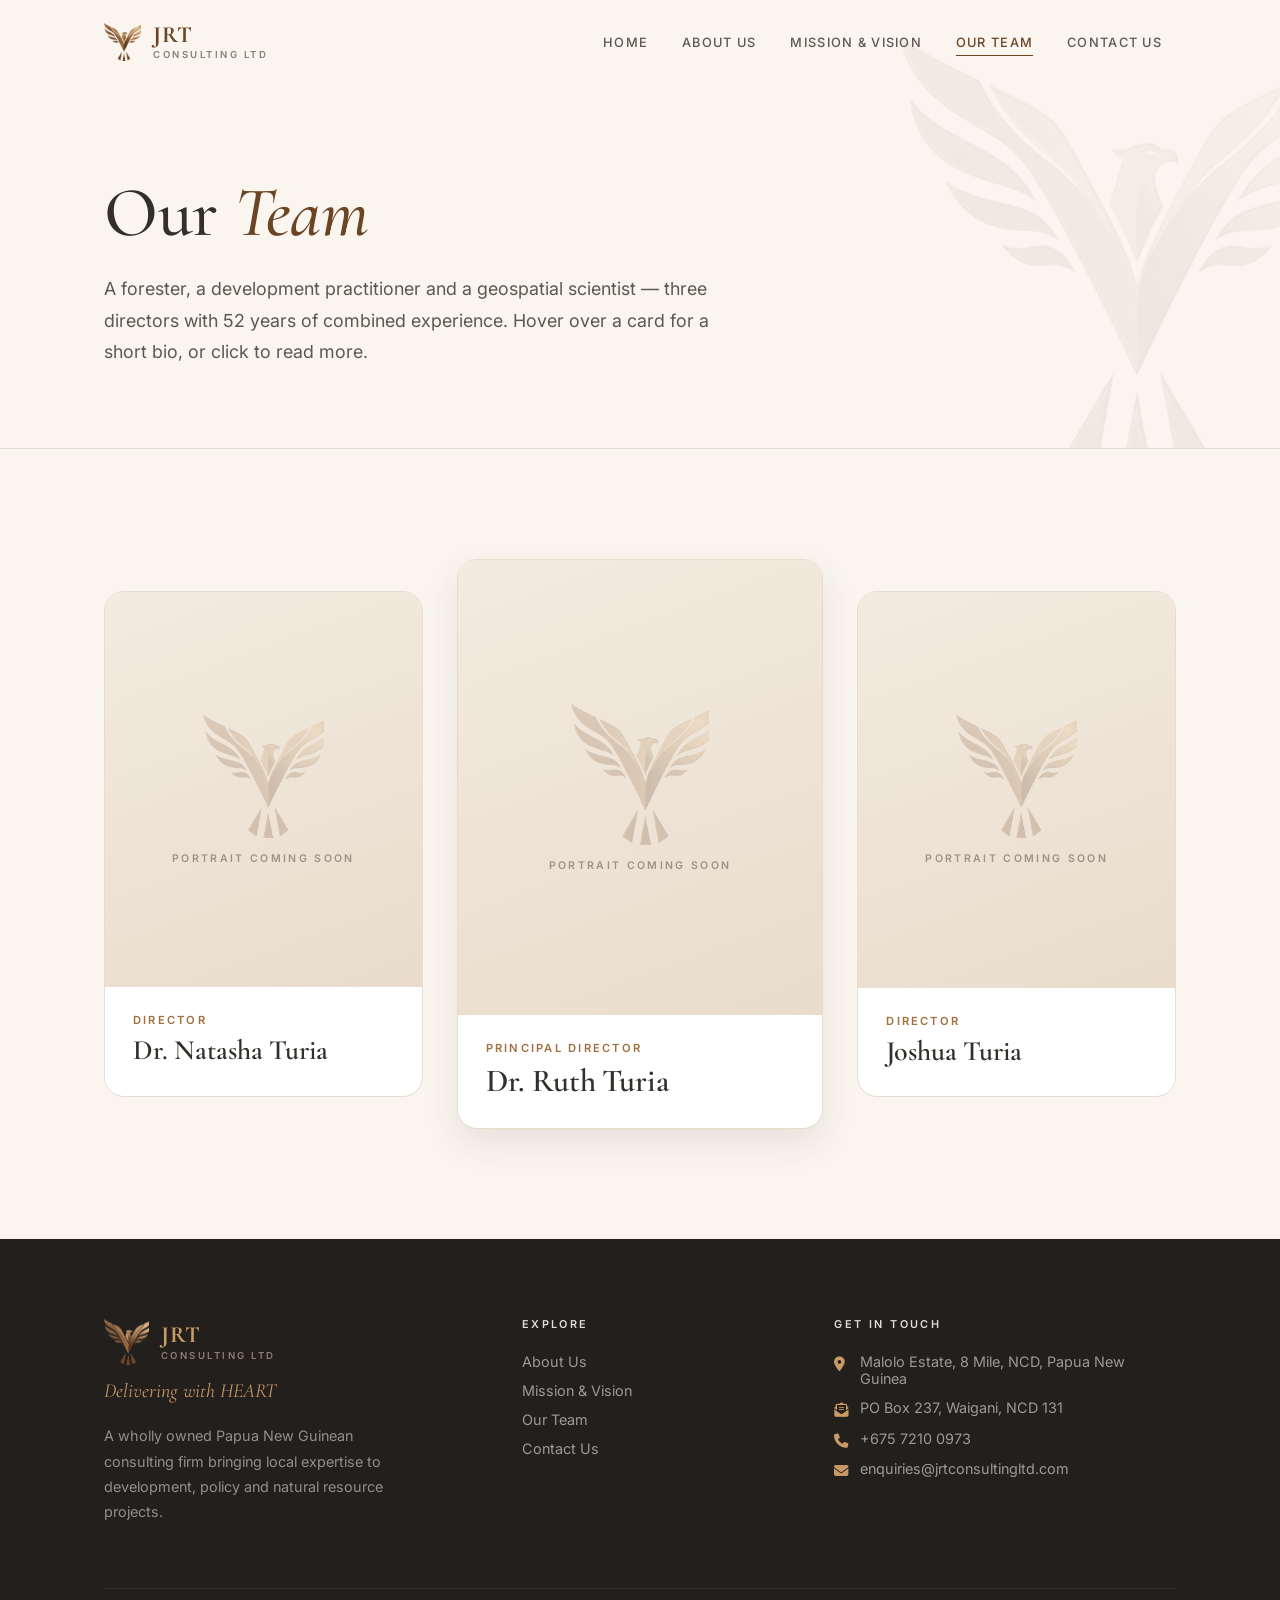
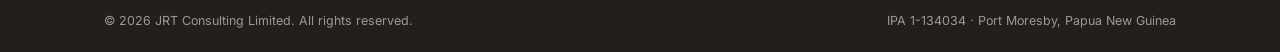
<file: team.html>
<!DOCTYPE html>
<html lang="en">
<head>
<meta charset="UTF-8">
<meta name="viewport" content="width=device-width, initial-scale=1.0">
<title>Our Team | JRT Consulting Limited</title>
<meta name="description" content="Meet the directors of JRT Consulting Limited — Dr. Ruth Turia, Dr. Natasha Turia and Joshua Turia.">
<link rel="canonical" href="https://joshuaturia.github.io/jrt_consulting_website/team.html">
<meta property="og:type" content="website">
<meta property="og:site_name" content="JRT Consulting Limited">
<meta property="og:locale" content="en_PG">
<meta property="og:url" content="https://joshuaturia.github.io/jrt_consulting_website/team.html">
<meta property="og:title" content="Our Team | JRT Consulting Limited">
<meta property="og:description" content="Meet the directors of JRT Consulting Limited — Dr. Ruth Turia, Dr. Natasha Turia and Joshua Turia.">
<meta property="og:image" content="https://joshuaturia.github.io/jrt_consulting_website/assets/og-image.png">
<meta name="twitter:card" content="summary_large_image">
<meta name="theme-color" content="#faf5ef">
<link rel="icon" type="image/png" href="assets/favicon.png">
<link rel="preconnect" href="https://fonts.googleapis.com">
<link rel="preconnect" href="https://fonts.gstatic.com" crossorigin>
<link href="https://fonts.googleapis.com/css2?family=Cormorant+Garamond:ital,wght@0,500;0,600;0,700;1,500&family=Inter:wght@400;500;600&display=swap" rel="stylesheet">
<link rel="stylesheet" href="https://cdnjs.cloudflare.com/ajax/libs/font-awesome/6.5.1/css/all.min.css">
<link rel="stylesheet" href="css/style.css">
</head>
<body data-page="team" class="page-team">

<header class="site-header">
  <div class="container">
    <a href="index.html" class="brand" aria-label="JRT Consulting — home">
      <img src="assets/jrt-mark.png" alt="" width="40" height="38">
      <div class="brand-text"><span class="name">JRT</span><span class="sub">Consulting Ltd</span></div>
    </a>
    <nav class="nav-links" aria-label="Main">
      <a href="index.html" data-nav="home">Home</a>
      <a href="about.html" data-nav="about">About Us</a>
      <a href="mission-vision.html" data-nav="mission">Mission &amp; Vision</a>
      <a href="team.html" data-nav="team">Our Team</a>
      <a href="contact.html" data-nav="contact">Contact Us</a>
    </nav>
    <button class="nav-toggle" aria-label="Open menu" aria-expanded="false"><span></span><span></span><span></span></button>
  </div>
</header>
<div class="nav-overlay"></div>
<aside class="mobile-nav" aria-label="Mobile">
  <button class="mobile-nav-close" aria-label="Close menu">&times;</button>
  <a href="index.html" data-nav="home">Home</a>
  <a href="about.html" data-nav="about">About Us</a>
  <a href="mission-vision.html" data-nav="mission">Mission &amp; Vision</a>
  <a href="team.html" data-nav="team">Our Team</a>
  <a href="contact.html" data-nav="contact">Contact Us</a>
</aside>

<main>
<section class="page-hero">
  <img class="watermark" src="assets/jrt-mark.png" alt="" aria-hidden="true">
  <div class="container">
    <h1 class="reveal">Our <span class="accent">Team</span></h1>
    <p class="lead reveal d1">A forester, a development practitioner and a geospatial scientist &mdash; three directors with 52 years of combined experience. Hover over a card for a short bio, or click to read more.</p>
  </div>
</section>

<section class="section-pad">
  <div class="container">
    <div class="team-row">
      <article tabindex="0" role="button" class="team-card reveal d1" aria-haspopup="dialog" aria-label="Read full bio of Dr. Natasha Turia">
        <div class="portrait">
            <!-- PORTRAIT: add <img class="photo" src="assets/team/natasha.jpg" alt="Portrait of Dr. Natasha Turia"> here once the photo is ready -->
            <div class="placeholder"><img src="assets/jrt-mark.png" alt=""><span>Portrait coming soon</span></div>
          </div>
        <div class="hover-bio"><p>A development practitioner with over 16 years&rsquo; experience in public policy, governance and migration across PNG, the Pacific, Australia, New Zealand and Europe &mdash; and the leading Pacific researcher on labour mobility programmes.</p><span class="more">Click to read full bio <i class="fa-solid fa-arrow-right"></i></span></div>
        <div class="card-body">
          <div class="role">Director</div>
          <h3>Dr. Natasha Turia</h3>
          <span class="tap-hint">Tap to read full bio</span>
        </div>
        <template>
          <div class="portrait">
            <!-- PORTRAIT: add <img class="photo" src="assets/team/natasha.jpg" alt="Portrait of Dr. Natasha Turia"> here once the photo is ready -->
            <div class="placeholder"><img src="assets/jrt-mark.png" alt=""><span>Portrait coming soon</span></div>
          </div>
          <div class="bio-content">
            <div class="role">Director</div>
            <h2 id="bio-title">Dr. Natasha Turia</h2>
            <div class="full"><p>Natasha has over 16 years&rsquo; experience as a development practitioner with strong governance and stakeholder engagement experience across PNG, the Pacific, Australia, New Zealand and Europe, combined with extensive public policy research and development experience. She remains committed to translating evidence-based research into policy actions that are people-centred and aligned to overarching national, bilateral and multilateral development agendas.</p><p>She is a field-builder who has been directly involved in the design, implementation and review of PNG&rsquo;s first decentralised recruitment model, part of the country&rsquo;s objective to deploy over 8,000 Papua New Guineans to temporary labour mobility jobs in Australia and New Zealand by 2030. She has provided strategic project management advice to PNG provincial and district administrations, the World Bank, and international labour mobility think tanks in Europe and Australia.</p><p>Her expertise is in public policy, governance, migration, monitoring and evaluation, project management, political economy analysis, and research and development. She is the leading Pacific researcher on temporary and permanent migration programmes, with academic experience in PNG and Australian higher education institutions.</p></div>
            <dl class="bio-meta"><div><dt>Qualification</dt><dd>PhD</dd></div><div><dt>Background</dt><dd>Communication &amp; International Relations</dd></div><div><dt>Sectors</dt><dd>Private Sector &middot; Donor &amp; Bilateral &middot; Academia</dd></div></dl>
            <h4>Skills</h4>
            <ul class="chips"><li>Monitoring &amp; Evaluation</li><li>Advisory</li><li>Communications &amp; Advocacy</li><li>Policy and Planning</li><li>International Relations</li></ul>
            <div class="bio-links">
              <a href="https://www.linkedin.com/in/natasha-turia-61ab581a" target="_blank" rel="noopener"><i class="fa-brands fa-linkedin-in"></i> LinkedIn</a>
              <a href="mailto:natasha.turia@jrtconsultingltd.com"><i class="fa-solid fa-envelope"></i> natasha.turia@jrtconsultingltd.com</a>
            </div>
          </div>
        </template>
      </article>
      <article tabindex="0" role="button" class="team-card principal reveal " aria-haspopup="dialog" aria-label="Read full bio of Dr. Ruth Turia">
        <div class="portrait">
            <!-- PORTRAIT: add <img class="photo" src="assets/team/ruth.jpg" alt="Portrait of Dr. Ruth Turia"> here once the photo is ready -->
            <div class="placeholder"><img src="assets/jrt-mark.png" alt=""><span>Portrait coming soon</span></div>
          </div>
        <div class="hover-bio"><p>A forester, academic and administrator with more than 40 years in PNG&rsquo;s forestry sector, now applying that experience to land, forest and climate change work with resource owners and government.</p><span class="more">Click to read full bio <i class="fa-solid fa-arrow-right"></i></span></div>
        <div class="card-body">
          <div class="role">Principal Director</div>
          <h3>Dr. Ruth Turia</h3>
          <span class="tap-hint">Tap to read full bio</span>
        </div>
        <template>
          <div class="portrait">
            <!-- PORTRAIT: add <img class="photo" src="assets/team/ruth.jpg" alt="Portrait of Dr. Ruth Turia"> here once the photo is ready -->
            <div class="placeholder"><img src="assets/jrt-mark.png" alt=""><span>Portrait coming soon</span></div>
          </div>
          <div class="bio-content">
            <div class="role">Principal Director</div>
            <h2 id="bio-title">Dr. Ruth Turia</h2>
            <div class="full"><p>Dr. Turia retired from the PNG public service in 2021 after more than 40 years as a forester, academic and administrator within the forestry sector. She has worked with many international partners, including the International Tropical Timber Council (ITTC), the Asia Pacific Economic Cooperation (APEC) and the Food and Agriculture Organization of the United Nations (FAO).</p><p>She is keen to apply that experience in working with resource owners and government agencies in PNG to manage the land and forest resources of the country, including matters relating to climate change &mdash; reducing emissions from deforestation and forest degradation, the sustainable management of forests, and the conservation and enhancement of forest carbon stocks.</p></div>
            <dl class="bio-meta"><div><dt>Qualification</dt><dd>PhD</dd></div><div><dt>Background</dt><dd>Forestry</dd></div><div><dt>Sectors</dt><dd>Donor &amp; Bilateral &middot; Academia &middot; NGO &amp; Civil Society</dd></div></dl>
            <h4>Skills</h4>
            <ul class="chips"><li>Monitoring &amp; Evaluation</li><li>Project &amp; Programme Management</li><li>Policy &amp; Governance</li><li>Proposal &amp; Grant Writing</li><li>Advisory</li><li>Training &amp; Capacity Building</li><li>Environmental &amp; Social Safeguards</li><li>Policy and Planning</li></ul>
            <div class="bio-links">
              <a href="https://www.linkedin.com/in/ruth-turia-7637bb6a" target="_blank" rel="noopener"><i class="fa-brands fa-linkedin-in"></i> LinkedIn</a>
              <a href="mailto:ruth.turia@jrtconsultingltd.com"><i class="fa-solid fa-envelope"></i> ruth.turia@jrtconsultingltd.com</a>
            </div>
          </div>
        </template>
      </article>
      <article tabindex="0" role="button" class="team-card reveal d2" aria-haspopup="dialog" aria-label="Read full bio of Joshua Turia">
        <div class="portrait">
            <!-- PORTRAIT: add <img class="photo" src="assets/team/joshua.jpg" alt="Portrait of Joshua Turia"> here once the photo is ready -->
            <div class="placeholder"><img src="assets/jrt-mark.png" alt=""><span>Portrait coming soon</span></div>
          </div>
        <div class="hover-bio"><p>A GIS professional working on environmental and climate change initiatives with JICA, UNDP and FAO, and a champion of open-source GIS and local capacity for natural resource management.</p><span class="more">Click to read full bio <i class="fa-solid fa-arrow-right"></i></span></div>
        <div class="card-body">
          <div class="role">Director</div>
          <h3>Joshua Turia</h3>
          <span class="tap-hint">Tap to read full bio</span>
        </div>
        <template>
          <div class="portrait">
            <!-- PORTRAIT: add <img class="photo" src="assets/team/joshua.jpg" alt="Portrait of Joshua Turia"> here once the photo is ready -->
            <div class="placeholder"><img src="assets/jrt-mark.png" alt=""><span>Portrait coming soon</span></div>
          </div>
          <div class="bio-content">
            <div class="role">Director</div>
            <h2 id="bio-title">Joshua Turia</h2>
            <div class="full"><p>Joshua is a GIS professional with experience in environmental and climate change initiatives with multilateral and bilateral organisations, including the Japan International Cooperation Agency (JICA), the United Nations Development Programme (UNDP) and the Food and Agriculture Organization of the United Nations (FAO).</p><p>He has contributed to six major projects involving the implementation, development and training of GIS tools; notable ones include the PNG Land-Use, Land-Use Change and Forestry (LULUCF) assessment, the development of the UNDP Natural Resource Management Hub &mdash; a platform designed to enhance data management for conservation efforts in PNG &mdash; and the PNG National Forest Inventory assessment, a comprehensive survey designed to collect data on the country&rsquo;s forest resources.</p><p>Throughout his career Joshua has been dedicated to promoting the use of open-source GIS tools and is passionate about building local capacity for sustainable land and natural resource management.</p></div>
            <dl class="bio-meta"><div><dt>Qualification</dt><dd>Postgraduate Masters</dd></div><div><dt>Background</dt><dd>Geographic Information Science</dd></div><div><dt>Sectors</dt><dd>UN &amp; Multilateral &middot; Donor &amp; Bilateral</dd></div></dl>
            <h4>Skills</h4>
            <ul class="chips"><li>GIS &amp; Remote Sensing</li><li>Community Engagement</li><li>Research &amp; Data Analysis</li><li>Training &amp; Capacity Building</li></ul>
            <div class="bio-links">
              <a href="https://www.linkedin.com/in/joshua-turia" target="_blank" rel="noopener"><i class="fa-brands fa-linkedin-in"></i> LinkedIn</a>
              <a href="mailto:joshua.turia@jrtconsultingltd.com"><i class="fa-solid fa-envelope"></i> joshua.turia@jrtconsultingltd.com</a>
            </div>
          </div>
        </template>
      </article>
    </div>
  </div>
</section>
</main>

<footer class="site-footer">
  <div class="container">
    <div class="footer-grid">
      <div class="footer-brand">
        <div class="brand"><img src="assets/jrt-mark.png" alt="" width="48" height="46"><div class="brand-text"><span class="name" style="color:var(--copper-light)">JRT</span><span class="sub">Consulting Ltd</span></div></div>
        <div class="motto">Delivering with HEART</div>
        <p>A wholly owned Papua New Guinean consulting firm bringing local expertise to development, policy and natural resource projects.</p>
      </div>
      <div class="footer-col">
        <h4>Explore</h4>
        <ul>
          <li><a href="about.html">About Us</a></li>
          <li><a href="mission-vision.html">Mission &amp; Vision</a></li>
          <li><a href="team.html">Our Team</a></li>
          <li><a href="contact.html">Contact Us</a></li>
        </ul>
      </div>
      <div class="footer-col">
        <h4>Get in Touch</h4>
        <ul class="footer-contact">
          <li><i class="fa-solid fa-location-dot"></i><span>Malolo Estate, 8 Mile, NCD, Papua New Guinea</span></li>
          <li><i class="fa-solid fa-envelope-open-text"></i><span>PO Box 237, Waigani, NCD 131</span></li>
          <li><i class="fa-solid fa-phone"></i><a href="tel:+67572100973">+675 7210 0973</a></li>
          <li><i class="fa-solid fa-envelope"></i><a href="mailto:enquiries@jrtconsultingltd.com">enquiries@jrtconsultingltd.com</a></li>
        </ul>
      </div>
    </div>
    <div class="footer-bottom">
      <span>&copy; <span class="js-year">2026</span> JRT Consulting Limited. All rights reserved.</span>
      <span>IPA 1-134034 &middot; Port Moresby, Papua New Guinea</span>
    </div>
  </div>
</footer>

<div class="bio-modal" id="bio-modal" role="dialog" aria-modal="true" aria-labelledby="bio-title" aria-hidden="true">
  <div class="bio-backdrop"></div>
  <div class="bio-panel">
    <button class="bio-close" aria-label="Close">&times;</button>
    <div class="bio-slot" style="display:contents"></div>
  </div>
</div>

<script src="js/script.js"></script>
</body>
</html>
</file>
<file: css/style.css>
/* ==========================================================================
   JRT Consulting Limited — Stylesheet
   Palette taken from the JRT company profile:
     bronze #6B4423 · copper #A0703F · charcoal #33302C · taupe #8A7F73 · cream #FAF5EF
   ========================================================================== */

:root {
  --bronze: #6b4423;
  --bronze-deep: #4e3119;
  --copper: #a0703f;
  --copper-light: #c89a66;
  --sand: #e9dccb;
  --charcoal: #33302c;
  --charcoal-deep: #221f1c;
  --taupe: #8a7f73;
  --cream: #faf5ef;
  --cream-2: #f3ebe0;
  --white: #ffffff;
  --line: #e6dccf;
  --ink: #33302c;
  --ink-soft: #5e574f;

  --radius-sm: 6px;
  --radius-md: 12px;
  --radius-lg: 20px;
  --shadow-sm: 0 2px 10px rgba(51, 48, 44, 0.06);
  --shadow-md: 0 14px 34px rgba(51, 48, 44, 0.10);
  --shadow-lg: 0 30px 70px rgba(34, 31, 28, 0.22);
  --ease: cubic-bezier(0.22, 1, 0.36, 1);

  --font-head: 'Cormorant Garamond', Georgia, 'Times New Roman', serif;
  --font-body: 'Inter', 'Segoe UI', system-ui, sans-serif;
  --container: 1120px;
  --header-h: 84px;
}

*, *::before, *::after { box-sizing: border-box; }
html { scroll-behavior: smooth; }
body {
  margin: 0;
  font-family: var(--font-body);
  font-size: 16px;
  color: var(--ink);
  background: var(--cream);
  -webkit-font-smoothing: antialiased;
  overflow-x: hidden;
}
img { max-width: 100%; display: block; }
a { color: inherit; text-decoration: none; }
ul { margin: 0; padding: 0; list-style: none; }
h1, h2, h3, h4 {
  font-family: var(--font-head);
  font-weight: 600;
  margin: 0;
  line-height: 1.1;
  color: var(--charcoal);
  letter-spacing: -0.005em;
}
p { margin: 0; line-height: 1.75; color: var(--ink-soft); }
button { font-family: inherit; cursor: pointer; }
:focus-visible { outline: 2px solid var(--copper); outline-offset: 3px; }

.container { max-width: var(--container); margin: 0 auto; padding: 0 24px; }
.section-pad { padding: 110px 0; }
.bg-white { background: var(--white); }
.bg-sand { background: var(--cream-2); }

.eyebrow {
  display: inline-flex; align-items: center; gap: 12px;
  font-size: 0.72rem; font-weight: 600; letter-spacing: 0.22em; text-transform: uppercase;
  color: var(--copper); margin-bottom: 18px;
}
.eyebrow::before { content: ""; width: 28px; height: 1px; background: currentColor; }
.eyebrow.center { justify-content: center; }
.eyebrow.center::after { content: ""; width: 28px; height: 1px; background: currentColor; }

.section-head { max-width: 660px; margin-bottom: 60px; }
.section-head.center { margin-inline: auto; text-align: center; }
.section-head h2 { font-size: clamp(2rem, 3.6vw, 2.9rem); }
.section-head p { margin-top: 16px; font-size: 1.04rem; }
.accent { color: var(--bronze); font-style: italic; }

.btn {
  display: inline-flex; align-items: center; justify-content: center; gap: 10px;
  padding: 14px 30px; border-radius: 999px;
  font-size: 0.84rem; font-weight: 600; letter-spacing: 0.08em; text-transform: uppercase;
  border: 1px solid transparent;
  transition: background .3s var(--ease), color .3s var(--ease), border-color .3s var(--ease), transform .3s var(--ease);
}
.btn-primary { background: var(--bronze); color: #fff; }
.btn-primary:hover { background: var(--bronze-deep); transform: translateY(-2px); }
.btn-ghost { border-color: var(--line); color: var(--charcoal); }
.btn-ghost:hover { border-color: var(--bronze); color: var(--bronze); }
.btn-block { width: 100%; }

/* Scroll reveal */
.reveal { opacity: 0; transform: translateY(24px); transition: opacity .9s var(--ease), transform .9s var(--ease); }
.reveal.in { opacity: 1; transform: none; }
.d1 { transition-delay: .08s; } .d2 { transition-delay: .16s; } .d3 { transition-delay: .24s; } .d4 { transition-delay: .32s; }
@media (prefers-reduced-motion: reduce) {
  .reveal { opacity: 1; transform: none; transition: none; }
  html { scroll-behavior: auto; }
}

/* ---------- Header ---------- */
.site-header {
  position: fixed; inset: 0 0 auto 0; z-index: 1000; height: var(--header-h);
  display: flex; align-items: center;
  transition: background .35s var(--ease), box-shadow .35s var(--ease), height .35s var(--ease);
}
.site-header .container { display: flex; align-items: center; justify-content: space-between; width: 100%; }
.site-header.scrolled {
  height: 68px;
  background: rgba(250, 245, 239, 0.9);
  backdrop-filter: blur(14px) saturate(140%);
  -webkit-backdrop-filter: blur(14px) saturate(140%);
  box-shadow: 0 1px 0 var(--line);
}
.brand { display: flex; align-items: center; gap: 12px; }
.brand img { height: 38px; width: auto; }
.brand-text { line-height: 1; }
.brand-text .name { font-family: var(--font-head); font-size: 1.45rem; font-weight: 700; color: var(--bronze); letter-spacing: 0.04em; }
.brand-text .sub { display: block; margin-top: 3px; font-size: 0.6rem; font-weight: 600; letter-spacing: 0.26em; text-transform: uppercase; color: var(--taupe); }

.nav-links { display: flex; align-items: center; gap: 6px; }
.nav-links a {
  position: relative; padding: 10px 14px;
  font-size: 0.8rem; font-weight: 500; letter-spacing: 0.1em; text-transform: uppercase;
  color: var(--ink-soft); transition: color .3s;
}
.nav-links a::after {
  content: ""; position: absolute; left: 14px; right: 14px; bottom: 4px; height: 1px;
  background: var(--bronze); transform: scaleX(0); transform-origin: left; transition: transform .4s var(--ease);
}
.nav-links a:hover, .nav-links a.active { color: var(--bronze); }
.nav-links a:hover::after, .nav-links a.active::after { transform: scaleX(1); }

.nav-toggle {
  display: none; width: 44px; height: 44px; border: 1px solid var(--line); border-radius: 50%;
  background: transparent; flex-direction: column; align-items: center; justify-content: center; gap: 5px;
}
.nav-toggle span { width: 18px; height: 1.5px; background: var(--charcoal); transition: transform .3s, opacity .3s; }
.nav-toggle.open span:nth-child(1) { transform: translateY(6.5px) rotate(45deg); }
.nav-toggle.open span:nth-child(2) { opacity: 0; }
.nav-toggle.open span:nth-child(3) { transform: translateY(-6.5px) rotate(-45deg); }

.mobile-nav {
  position: fixed; top: 0; right: 0; height: 100vh; width: min(320px, 84vw); z-index: 1100;
  background: var(--charcoal); padding: 110px 34px 40px;
  transform: translateX(100%); transition: transform .5s var(--ease);
}
.mobile-nav.open { transform: none; }
.mobile-nav a {
  display: block; padding: 16px 0; border-bottom: 1px solid rgba(255,255,255,0.08);
  font-family: var(--font-head); font-size: 1.45rem; color: rgba(255,255,255,0.85);
}
.mobile-nav a.active { color: var(--copper-light); }
.mobile-nav-close {
  position: absolute; top: 22px; right: 22px; width: 44px; height: 44px; border-radius: 50%;
  border: 1px solid rgba(255,255,255,0.15); background: transparent; color: #fff; font-size: 1.6rem; line-height: 1;
}
.nav-overlay { position: fixed; inset: 0; z-index: 1050; background: rgba(34,31,28,0.5); opacity: 0; visibility: hidden; transition: opacity .4s, visibility .4s; }
.nav-overlay.show { opacity: 1; visibility: visible; }

/* ---------- Landing ---------- */
.landing {
  min-height: 100vh; min-height: 100svh;
  display: flex; flex-direction: column; align-items: center; justify-content: center;
  text-align: center; padding: calc(var(--header-h) + 20px) 24px 80px;
  position: relative; overflow: hidden;
  background:
    radial-gradient(ellipse 70% 55% at 50% 42%, #ffffff 0%, rgba(255,255,255,0) 70%),
    var(--cream);
}
.landing-logo { width: min(620px, 86vw); height: auto; animation: rise 1.4s var(--ease) both; }
.landing-rule { width: 64px; height: 1px; background: var(--copper); margin: 44px auto 30px; animation: grow 1.2s .5s var(--ease) both; transform-origin: center; }
.landing-motto {
  font-family: var(--font-head); font-weight: 500; font-style: italic;
  font-size: clamp(1.9rem, 4.4vw, 3.1rem); color: var(--charcoal);
  animation: rise 1.4s .35s var(--ease) both;
}
.landing-motto b { font-style: normal; font-weight: 700; color: var(--bronze); letter-spacing: 0.12em; }
.landing-tag {
  margin-top: 18px; font-size: 0.74rem; font-weight: 500; letter-spacing: 0.3em; text-transform: uppercase; color: var(--taupe);
  animation: rise 1.4s .55s var(--ease) both;
}
.landing-foot {
  position: absolute; left: 0; right: 0; bottom: 28px;
  display: flex; justify-content: center; gap: 28px; flex-wrap: wrap; padding: 0 24px;
  font-size: 0.72rem; letter-spacing: 0.16em; text-transform: uppercase; color: var(--taupe);
  animation: fade 1.6s 1s both;
}
.landing-foot a:hover { color: var(--bronze); }
@keyframes rise { from { opacity: 0; transform: translateY(18px); } to { opacity: 1; transform: none; } }
@keyframes grow { from { transform: scaleX(0); } to { transform: scaleX(1); } }
@keyframes fade { from { opacity: 0; } to { opacity: 1; } }
body.page-home .site-footer { display: none; }

/* ---------- Page hero (inner pages) ---------- */
.page-hero { padding: calc(var(--header-h) + 90px) 0 80px; border-bottom: 1px solid var(--line); position: relative; overflow: hidden; }
.page-hero h1 { font-size: clamp(2.6rem, 6vw, 4.4rem); font-weight: 500; }
.page-hero p.lead { margin-top: 22px; max-width: 620px; font-size: 1.12rem; }
.page-hero .watermark {
  position: absolute; right: -60px; top: 50%; transform: translateY(-42%);
  width: 440px; opacity: 0.07; pointer-events: none;
}

/* ---------- About ---------- */
.split { display: grid; grid-template-columns: 0.9fr 1.1fr; gap: 80px; align-items: start; }
.split h2 { font-size: clamp(2rem, 3.4vw, 2.7rem); }
.prose p + p { margin-top: 20px; }
.prose h3 { font-size: 1.5rem; margin: 40px 0 12px; }
.prose h3:first-child { margin-top: 0; }

.facts { display: grid; grid-template-columns: repeat(4, 1fr); border-top: 1px solid var(--line); border-bottom: 1px solid var(--line); }
.fact { padding: 38px 26px; border-right: 1px solid var(--line); }
.fact:last-child { border-right: 0; }
.fact .num { font-family: var(--font-head); font-size: 2.8rem; font-weight: 600; color: var(--bronze); line-height: 1; }
.fact .label { margin-top: 10px; font-size: 0.72rem; font-weight: 600; letter-spacing: 0.16em; text-transform: uppercase; color: var(--taupe); }
.partners { margin-top: 44px; text-align: center; }
.partners .label { font-size: 0.72rem; font-weight: 600; letter-spacing: 0.2em; text-transform: uppercase; color: var(--taupe); }
.partners ul { margin-top: 18px; display: flex; justify-content: center; flex-wrap: wrap; gap: 14px 44px; }
.partners li { font-family: var(--font-head); font-size: 1.6rem; font-weight: 600; letter-spacing: 0.08em; color: var(--charcoal); opacity: .75; }

.pillars { display: grid; grid-template-columns: repeat(3, 1fr); gap: 28px; }
.pillar { padding: 40px 34px; background: var(--white); border: 1px solid var(--line); border-radius: var(--radius-md); transition: transform .4s var(--ease), box-shadow .4s var(--ease), border-color .4s; }
.pillar:hover { transform: translateY(-6px); box-shadow: var(--shadow-md); border-color: var(--sand); }
.pillar .idx { font-family: var(--font-head); font-size: 1rem; font-style: italic; color: var(--copper); }
.pillar h3 { font-size: 1.6rem; margin: 14px 0 12px; }

.service-list { border-top: 1px solid var(--line); }
.service-row { display: grid; grid-template-columns: 70px 1fr 1.3fr; gap: 30px; align-items: baseline; padding: 32px 0; border-bottom: 1px solid var(--line); transition: padding-left .4s var(--ease); }
.service-row:hover { padding-left: 12px; }
.service-row .idx { font-family: var(--font-head); font-size: 1.1rem; font-style: italic; color: var(--copper); }
.service-row h3 { font-size: 1.55rem; }

/* ---------- Mission & Vision ---------- */
.mv-grid { display: grid; grid-template-columns: 1fr 1fr; gap: 0; border: 1px solid var(--line); border-radius: var(--radius-lg); overflow: hidden; background: var(--white); }
.mv-card { padding: 64px 56px; }
.mv-card + .mv-card { border-left: 1px solid var(--line); }
.mv-card .eyebrow { margin-bottom: 26px; }
.mv-card blockquote { margin: 0; font-family: var(--font-head); font-size: clamp(1.5rem, 2.4vw, 1.95rem); line-height: 1.35; color: var(--charcoal); font-weight: 500; }

.motto-band { background: var(--charcoal); color: #fff; text-align: center; padding: 110px 0 100px; position: relative; overflow: hidden; }
.motto-band .eyebrow { color: var(--copper-light); }
.motto-band h2 { color: #fff; font-size: clamp(2.4rem, 5vw, 3.8rem); font-weight: 500; font-style: italic; }
.motto-band h2 b { font-style: normal; color: var(--copper-light); letter-spacing: 0.12em; }
.motto-band p { color: rgba(255,255,255,0.6); margin: 18px auto 0; max-width: 520px; }

.heart { display: grid; grid-template-columns: repeat(5, 1fr); gap: 18px; margin-top: 70px; }
.heart-item { text-align: left; padding: 34px 26px 30px; border: 1px solid rgba(255,255,255,0.1); border-radius: var(--radius-md); transition: background .4s, border-color .4s, transform .4s var(--ease); }
.heart-item:hover { background: rgba(255,255,255,0.04); border-color: rgba(200,154,102,0.5); transform: translateY(-6px); }
.heart-item .letter { font-family: var(--font-head); font-size: 3.6rem; font-weight: 700; line-height: 1; color: var(--copper-light); }
.heart-item h3 { color: #fff; font-size: 1.3rem; margin: 14px 0 10px; }
.heart-item p { color: rgba(255,255,255,0.6); font-size: 0.9rem; line-height: 1.65; }

/* ---------- Team ---------- */
.team-row { display: grid; grid-template-columns: 1fr 1.15fr 1fr; gap: 34px; align-items: center; }
.team-card {
  position: relative; background: var(--white); border: 1px solid var(--line); border-radius: var(--radius-lg);
  overflow: hidden; cursor: pointer; text-align: left; padding: 0; width: 100%;
  transition: opacity .9s var(--ease), transform .5s var(--ease), box-shadow .5s var(--ease), border-color .5s;
}
.team-card:hover, .team-card:focus-visible { transform: translateY(-8px); box-shadow: var(--shadow-lg); border-color: var(--sand); }
.team-card.principal { border-color: var(--sand); box-shadow: var(--shadow-md); }
.portrait {
  position: relative; aspect-ratio: 4 / 5; overflow: hidden;
  background: linear-gradient(160deg, var(--cream-2) 0%, var(--sand) 100%);
  display: flex; align-items: center; justify-content: center;
}
.portrait img.photo { position: absolute; inset: 0; width: 100%; height: 100%; object-fit: cover; }
.portrait .placeholder { display: flex; flex-direction: column; align-items: center; gap: 14px; color: var(--taupe); }
.portrait .placeholder img { width: 38%; opacity: 0.22; }
.portrait .placeholder span { font-size: 0.66rem; font-weight: 600; letter-spacing: 0.22em; text-transform: uppercase; opacity: .8; }
.card-body { padding: 26px 28px 30px; }
.card-body .role { font-size: 0.7rem; font-weight: 600; letter-spacing: 0.2em; text-transform: uppercase; color: var(--copper); }
.card-body h3 { font-size: 1.75rem; margin-top: 8px; }
.team-card.principal .card-body h3 { font-size: 2rem; }

/* floating short-bio on hover */
.hover-bio {
  position: absolute; left: 16px; right: 16px; bottom: 16px; z-index: 2;
  padding: 24px 24px 20px; border-radius: var(--radius-md);
  background: rgba(51, 48, 44, 0.9);
  backdrop-filter: blur(10px); -webkit-backdrop-filter: blur(10px);
  box-shadow: 0 20px 44px rgba(34,31,28,0.35);
  opacity: 0; transform: translateY(22px) scale(.98); pointer-events: none;
  transition: opacity .45s var(--ease), transform .55s var(--ease);
}
.hover-bio p { color: rgba(255,255,255,0.86); font-size: 0.93rem; line-height: 1.65; }
.hover-bio .more { display: inline-flex; align-items: center; gap: 8px; margin-top: 14px; font-size: 0.68rem; font-weight: 600; letter-spacing: 0.2em; text-transform: uppercase; color: var(--copper-light); }
.team-card:hover .hover-bio, .team-card:focus-visible .hover-bio { opacity: 1; transform: none; }
@media (hover: none) { .hover-bio { display: none; } }
.tap-hint { display: none; margin-top: 12px; font-size: 0.68rem; letter-spacing: 0.18em; text-transform: uppercase; color: var(--taupe); }
@media (hover: none) { .tap-hint { display: block; } }

/* expanded card (modal) */
.bio-modal { position: fixed; inset: 0; z-index: 2000; display: flex; align-items: center; justify-content: center; padding: 24px; visibility: hidden; }
.bio-modal.open { visibility: visible; }
.bio-backdrop { position: absolute; inset: 0; background: rgba(34,31,28,0.55); backdrop-filter: blur(4px); -webkit-backdrop-filter: blur(4px); opacity: 0; transition: opacity .45s var(--ease); }
.bio-modal.open .bio-backdrop { opacity: 1; }
.bio-panel {
  position: relative; width: min(980px, 100%); max-height: calc(100vh - 48px); overflow: auto;
  background: var(--white); border-radius: var(--radius-lg); box-shadow: var(--shadow-lg);
  display: grid; grid-template-columns: 330px 1fr;
  transform-origin: top left;
}
.bio-panel.animating { transition: transform .55s var(--ease), opacity .4s var(--ease); }
.bio-panel .portrait { aspect-ratio: auto; min-height: 100%; }
.bio-content { padding: 52px 52px 48px; }
.bio-content .role { font-size: 0.72rem; font-weight: 600; letter-spacing: 0.2em; text-transform: uppercase; color: var(--copper); }
.bio-content h2 { font-size: clamp(2rem, 3.4vw, 2.7rem); margin: 8px 0 24px; }
.bio-content .full p + p { margin-top: 16px; }
.bio-meta { display: grid; grid-template-columns: repeat(3, 1fr); gap: 20px; margin: 34px 0 26px; padding: 24px 0; border-top: 1px solid var(--line); border-bottom: 1px solid var(--line); }
.bio-meta dt { font-size: 0.66rem; font-weight: 600; letter-spacing: 0.2em; text-transform: uppercase; color: var(--taupe); }
.bio-meta dd { margin: 6px 0 0; font-family: var(--font-head); font-size: 1.2rem; font-weight: 600; color: var(--charcoal); line-height: 1.3; }
.bio-content h4 { font-family: var(--font-body); font-size: 0.66rem; font-weight: 600; letter-spacing: 0.2em; text-transform: uppercase; color: var(--taupe); margin-bottom: 12px; }
.chips { display: flex; flex-wrap: wrap; gap: 8px; }
.chips li { padding: 7px 14px; border-radius: 999px; background: var(--cream); border: 1px solid var(--line); font-size: 0.82rem; color: var(--ink); }
.bio-links { display: flex; flex-wrap: wrap; gap: 12px; margin-top: 30px; }
.bio-links a { display: inline-flex; align-items: center; gap: 8px; padding: 10px 18px; border: 1px solid var(--line); border-radius: 999px; font-size: 0.84rem; transition: border-color .3s, color .3s; }
.bio-links a:hover { border-color: var(--bronze); color: var(--bronze); }
.bio-close {
  position: absolute; top: 16px; right: 16px; z-index: 3; width: 44px; height: 44px; border-radius: 50%;
  border: 1px solid var(--line); background: rgba(255,255,255,0.92); color: var(--charcoal); font-size: 1.6rem; line-height: 1;
  transition: background .3s, color .3s, transform .3s var(--ease);
}
.bio-close:hover { background: var(--charcoal); color: #fff; transform: rotate(90deg); }
body.modal-open { overflow: hidden; }

/* ---------- Contact ---------- */
.contact-grid { display: grid; grid-template-columns: 0.85fr 1.15fr; gap: 36px; align-items: start; }
.contact-info { background: var(--charcoal); color: #fff; border-radius: var(--radius-lg); padding: 48px 42px; position: relative; overflow: hidden; }
.contact-info h3 { color: #fff; font-size: 1.9rem; }
.contact-info > p { color: rgba(255,255,255,0.6); margin-top: 10px; }
.contact-info .watermark { position: absolute; right: -50px; bottom: -40px; width: 240px; opacity: .06; pointer-events: none; }
.contact-item { display: flex; gap: 18px; padding: 24px 0; border-bottom: 1px solid rgba(255,255,255,0.08); position: relative; }
.contact-item:last-of-type { border-bottom: 0; }
.contact-item .ic { width: 44px; height: 44px; flex-shrink: 0; border-radius: 50%; border: 1px solid rgba(200,154,102,0.4); display: flex; align-items: center; justify-content: center; color: var(--copper-light); }
.contact-item b { display: block; font-size: 0.66rem; font-weight: 600; letter-spacing: 0.2em; text-transform: uppercase; color: rgba(255,255,255,0.5); margin-bottom: 6px; }
.contact-item span, .contact-item a { display: block; color: rgba(255,255,255,0.9); line-height: 1.6; font-size: 0.96rem; }
.contact-item a:hover { color: var(--copper-light); }
.contact-item .links { display: flex; flex-wrap: wrap; gap: 6px 16px; }

.contact-form { background: var(--white); border: 1px solid var(--line); border-radius: var(--radius-lg); padding: 48px 44px; }
.contact-form h3 { font-size: 1.9rem; }
.contact-form > p { margin: 8px 0 30px; }
.form-row { display: grid; grid-template-columns: 1fr 1fr; gap: 18px; }
.field { margin-bottom: 18px; }
.field label { display: block; font-size: 0.68rem; font-weight: 600; letter-spacing: 0.18em; text-transform: uppercase; color: var(--taupe); margin-bottom: 8px; }
.field input, .field select, .field textarea {
  width: 100%; padding: 14px 16px; border: 1px solid var(--line); border-radius: var(--radius-sm);
  background: var(--cream); font: inherit; font-size: 0.95rem; color: var(--ink);
  transition: border-color .3s, background .3s, box-shadow .3s;
}
.field textarea { min-height: 150px; resize: vertical; }
.field input:focus, .field select:focus, .field textarea:focus { outline: none; border-color: var(--copper); background: #fff; box-shadow: 0 0 0 4px rgba(160,112,63,0.12); }
.form-note { margin-top: 14px; font-size: 0.8rem; text-align: center; color: var(--taupe); }
.form-status { display: none; margin-top: 16px; padding: 14px 16px; border-radius: var(--radius-sm); font-size: 0.9rem; }
.form-status.show { display: block; }
.form-status.ok { background: #eef6ef; color: #2f6b3d; }
.form-status.err { background: #faeeea; color: #8a3a22; }

.map-wrap { border-radius: var(--radius-lg); overflow: hidden; border: 1px solid var(--line); height: 420px; }
.map-wrap iframe { width: 100%; height: 100%; border: 0; filter: sepia(0.25) saturate(0.85); }

/* ---------- CTA strip ---------- */
.cta-strip { text-align: center; }
.cta-strip h2 { font-size: clamp(2rem, 3.8vw, 2.9rem); font-weight: 500; }
.cta-strip p { margin: 16px auto 32px; max-width: 520px; }

/* ---------- Footer ---------- */
.site-footer { background: var(--charcoal-deep); color: rgba(255,255,255,0.55); padding: 80px 0 0; }
.footer-grid { display: grid; grid-template-columns: 1.4fr 1fr 1.3fr; gap: 50px; }
.footer-brand img { height: 46px; width: auto; }
.footer-brand p { color: rgba(255,255,255,0.5); margin-top: 20px; font-size: 0.9rem; max-width: 320px; }
.footer-brand .motto { font-family: var(--font-head); font-style: italic; font-size: 1.25rem; color: var(--copper-light); margin-top: 14px; }
.footer-col h4 { font-family: var(--font-body); font-size: 0.68rem; font-weight: 600; letter-spacing: 0.22em; text-transform: uppercase; color: rgba(255,255,255,0.85); margin-bottom: 22px; }
.footer-col li { margin-bottom: 12px; font-size: 0.9rem; }
.footer-col a:hover { color: var(--copper-light); }
.footer-contact li { display: flex; gap: 12px; }
.footer-contact i { color: var(--copper-light); margin-top: 4px; width: 14px; }
.footer-bottom { margin-top: 64px; padding: 24px 0; border-top: 1px solid rgba(255,255,255,0.08); display: flex; justify-content: space-between; gap: 12px; font-size: 0.78rem; }

/* ---------- Responsive ---------- */
@media (max-width: 1020px) {
  .heart { grid-template-columns: repeat(3, 1fr); }
  .team-row { gap: 20px; }
  .bio-panel { grid-template-columns: 260px 1fr; }
}
@media (max-width: 900px) {
  .nav-links { display: none; }
  .nav-toggle { display: flex; }
  .split, .contact-grid { grid-template-columns: 1fr; gap: 40px; }
  .facts { grid-template-columns: 1fr 1fr; }
  .fact:nth-child(2) { border-right: 0; }
  .fact:nth-child(-n+2) { border-bottom: 1px solid var(--line); }
  .pillars { grid-template-columns: 1fr; }
  .service-row { grid-template-columns: 50px 1fr; }
  .service-row p { grid-column: 2; }
  .mv-grid { grid-template-columns: 1fr; }
  .mv-card + .mv-card { border-left: 0; border-top: 1px solid var(--line); }
  .team-row { grid-template-columns: 1fr; max-width: 420px; margin: 0 auto; }
  .team-row .principal { order: -1; }
  .bio-panel { grid-template-columns: 1fr; }
  .bio-panel .portrait { aspect-ratio: 16 / 10; min-height: 0; }
  .footer-grid { grid-template-columns: 1fr 1fr; }
  .footer-brand { grid-column: 1 / -1; }
}
@media (max-width: 640px) {
  .section-pad { padding: 76px 0; }
  .heart { grid-template-columns: 1fr 1fr; }
  .mv-card { padding: 44px 30px; }
  .bio-content { padding: 36px 26px 32px; }
  .bio-meta { grid-template-columns: 1fr 1fr; }
  .form-row { grid-template-columns: 1fr; }
  .contact-form, .contact-info { padding: 36px 26px; }
  .footer-grid { grid-template-columns: 1fr; }
  .footer-bottom { flex-direction: column; text-align: center; }
  .brand-text .sub { display: none; }
  .page-hero .watermark { width: 280px; right: -80px; }
}
</file>
